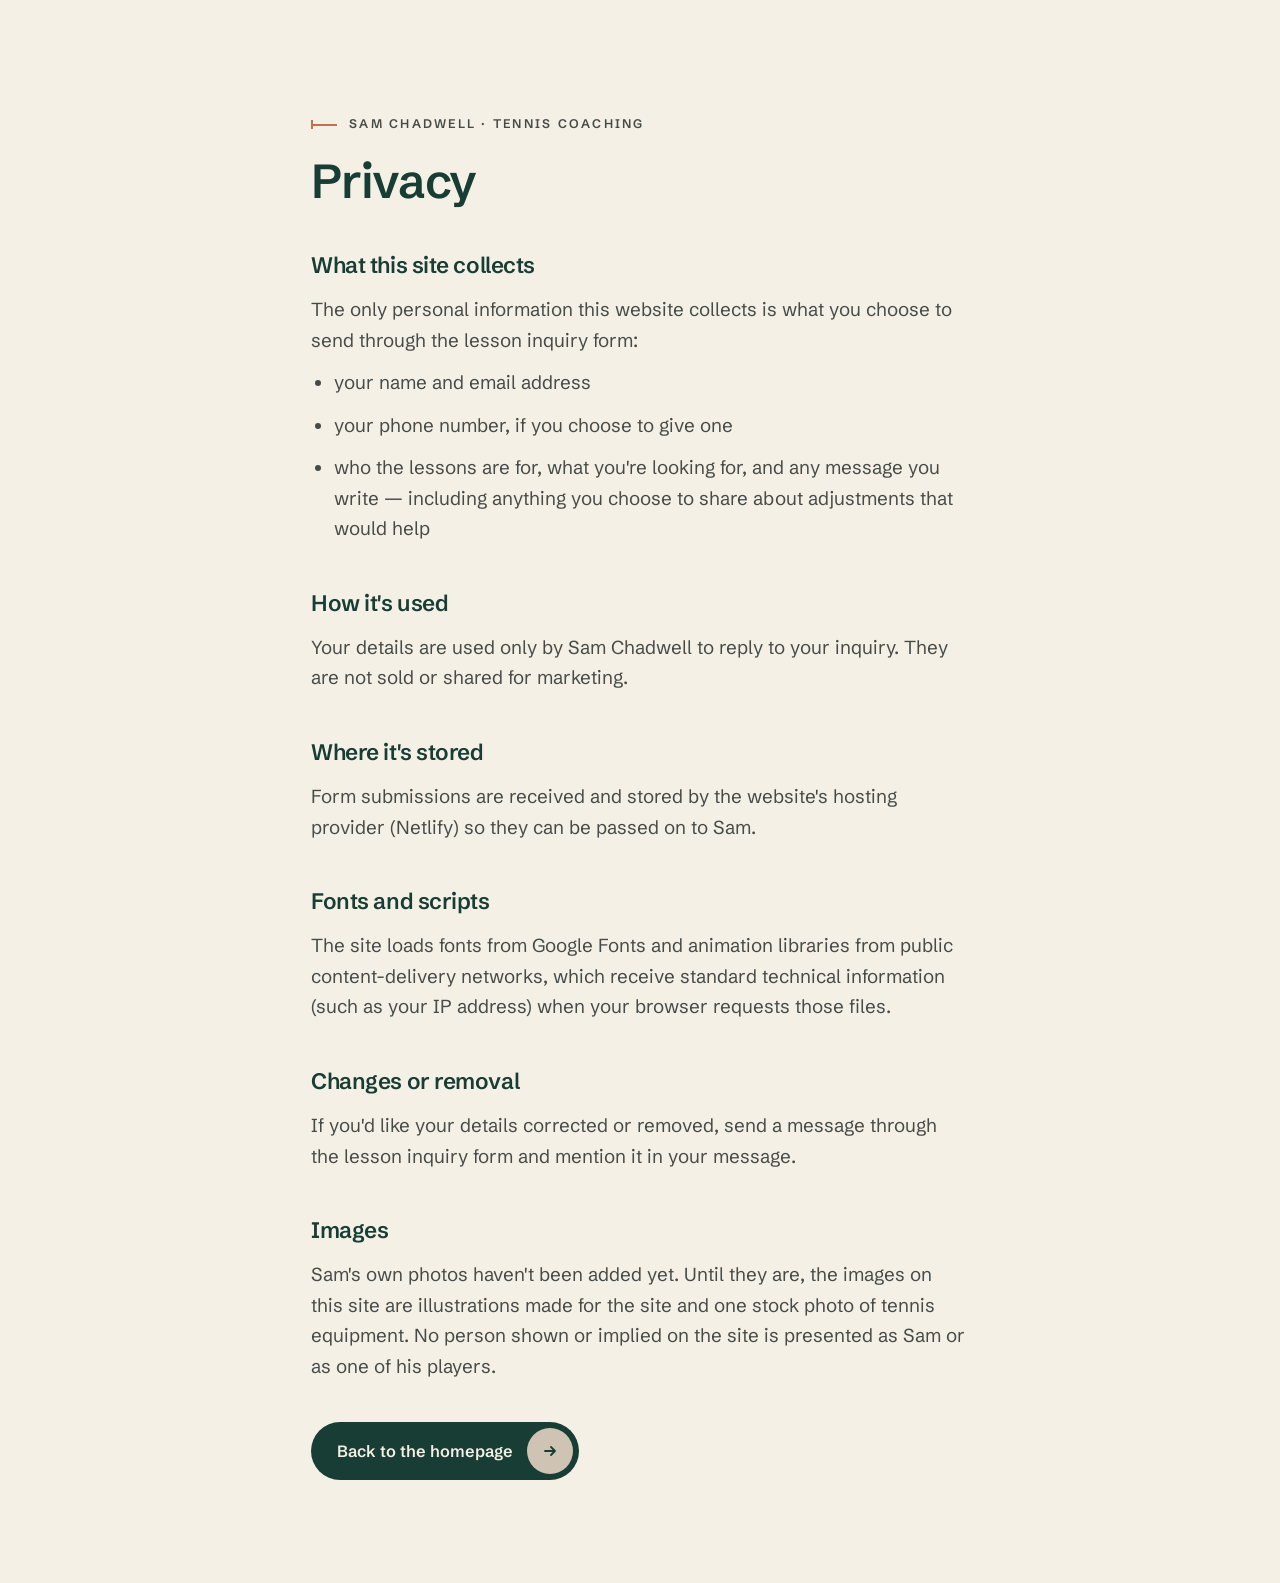
<file: chadwell/privacy.html>
<!doctype html>
<html lang="en">
<head>
<meta charset="utf-8">
<meta name="viewport" content="width=device-width, initial-scale=1">
<title>Privacy | Sam Chadwell — Tennis Coaching</title>
<meta name="description" content="How information sent through Sam Chadwell's lesson inquiry form is used.">
<meta name="theme-color" content="#173D35">
<link rel="icon" href="data:image/svg+xml,%3Csvg xmlns='http://www.w3.org/2000/svg' viewBox='0 0 48 48'%3E%3Crect width='48' height='48' rx='11' fill='%23173D35'/%3E%3Cpath d='M37 13.1A17 17 0 1 0 37 34.9' fill='none' stroke='%23F5F0E6' stroke-width='2.4' stroke-linecap='round'/%3E%3Cpath d='M17.6 31C20.4 34.2 29.6 34 29.6 28.8C29.6 23 19 24.6 19 19.4C19 14.2 28.4 14.6 30 17.2' fill='none' stroke='%23F5F0E6' stroke-width='3.4' stroke-linecap='round'/%3E%3Ccircle cx='37' cy='13.1' r='4' fill='%23D8E54B'/%3E%3C/svg%3E">
<link rel="preconnect" href="https://fonts.googleapis.com">
<link rel="preconnect" href="https://fonts.gstatic.com" crossorigin>
<link rel="stylesheet" href="https://fonts.googleapis.com/css2?family=Schibsted+Grotesk:wght@400;500;600;700&amp;family=Source+Serif+4:ital,opsz,wght@0,8..60,400;0,8..60,500;1,8..60,400&amp;display=swap">
<link rel="stylesheet" href="styles.css">
<style>
  .page { min-height: 100vh; padding: clamp(48px, 8vw, 120px) 0; background: var(--bg); }
  .page__inner { max-width: 760px; }
  .page h2 { margin-top: 40px; font-size: 1.4rem; font-weight: 600; letter-spacing: -.02em; color: var(--ink); }
  .page p, .page li { margin-top: 12px; color: var(--ink-2); }
  .page ul { margin-top: 8px; padding-left: 1.2em; list-style: disc; }
  .page .btn { margin-top: 40px; }
</style>
</head>
<body>
<main class="page">
  <div class="wrap page__inner">
    <p class="eyebrow">Sam Chadwell · Tennis Coaching</p>
    <h1 class="h2">Privacy</h1>
    <!-- General notice — review with Sam before launch, and add a direct contact method once confirmed. -->
    <h2>What this site collects</h2>
    <p>The only personal information this website collects is what you choose to send through the lesson inquiry form:</p>
    <ul>
      <li>your name and email address</li>
      <li>your phone number, if you choose to give one</li>
      <li>who the lessons are for, what you're looking for, and any message you write — including anything you choose to share about adjustments that would help</li>
    </ul>
    <h2>How it's used</h2>
    <p>Your details are used only by Sam Chadwell to reply to your inquiry. They are not sold or shared for marketing.</p>
    <h2>Where it's stored</h2>
    <p>Form submissions are received and stored by the website's hosting provider (Netlify) so they can be passed on to Sam.</p>
    <h2>Fonts and scripts</h2>
    <p>The site loads fonts from Google Fonts and animation libraries from public content-delivery networks, which receive standard technical information (such as your IP address) when your browser requests those files.</p>
    <h2>Changes or removal</h2>
    <p>If you'd like your details corrected or removed, send a message through the lesson inquiry form and mention it in your message.</p>
    <h2>Images</h2>
    <p>Sam's own photos haven't been added yet. Until they are, the images on this site are illustrations made for the site and one stock photo of tennis equipment. No person shown or implied on the site is presented as Sam or as one of his players.</p>
    <a class="btn btn--dark" href="/">
      <span>Back to the homepage</span><span class="btn__ic" aria-hidden="true"><svg viewBox="0 0 16 16"><path d="M3 8h10M9 4l4 4-4 4"/></svg></span>
    </a>
  </div>
</main>
</body>
</html>
</file>
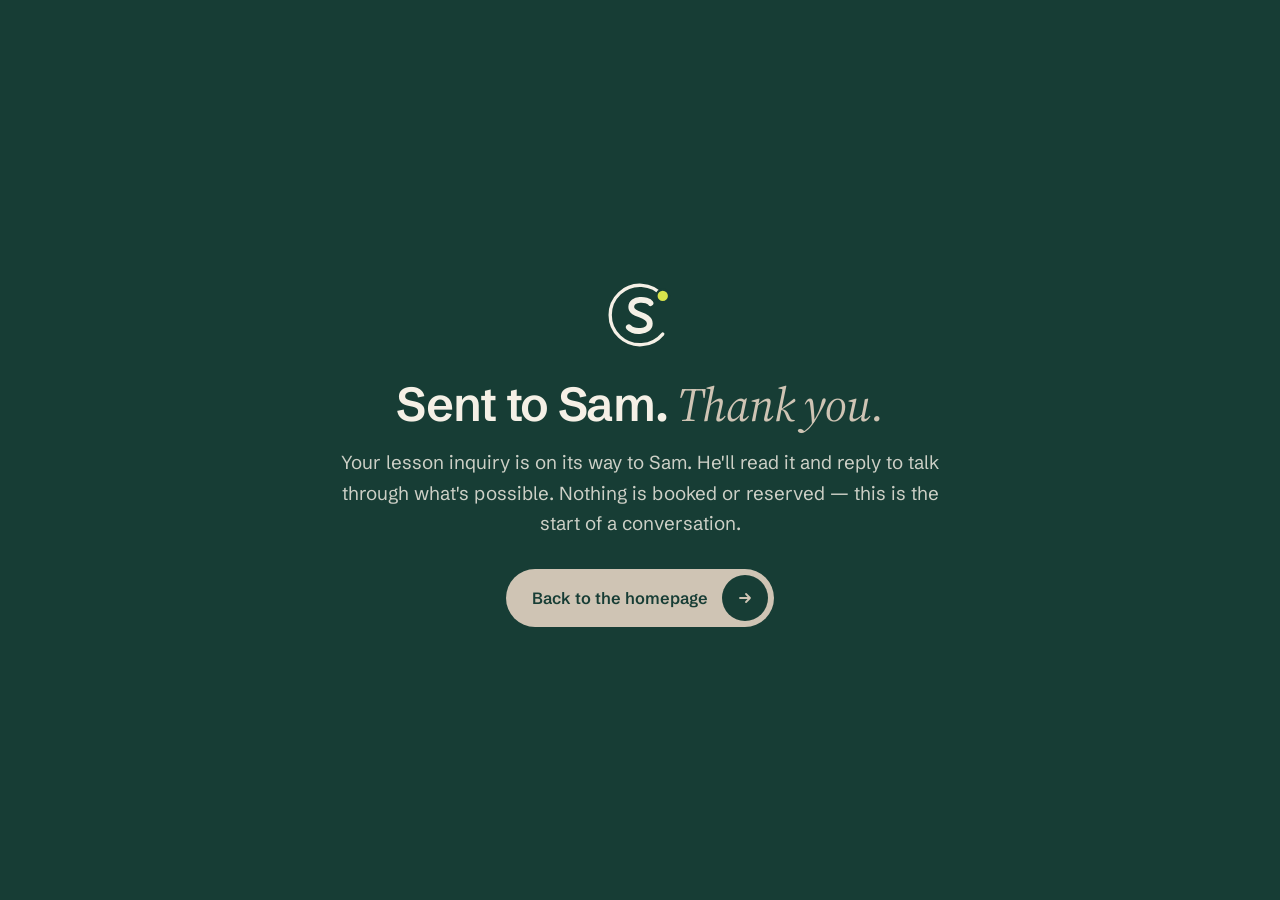
<file: chadwell/thank-you.html>
<!doctype html>
<html lang="en">
<head>
<meta charset="utf-8">
<meta name="viewport" content="width=device-width, initial-scale=1">
<title>Message sent | Sam Chadwell — Tennis Coaching</title>
<meta name="robots" content="noindex">
<meta name="theme-color" content="#173D35">
<link rel="icon" href="data:image/svg+xml,%3Csvg xmlns='http://www.w3.org/2000/svg' viewBox='0 0 48 48'%3E%3Crect width='48' height='48' rx='11' fill='%23173D35'/%3E%3Cpath d='M37 13.1A17 17 0 1 0 37 34.9' fill='none' stroke='%23F5F0E6' stroke-width='2.4' stroke-linecap='round'/%3E%3Cpath d='M17.6 31C20.4 34.2 29.6 34 29.6 28.8C29.6 23 19 24.6 19 19.4C19 14.2 28.4 14.6 30 17.2' fill='none' stroke='%23F5F0E6' stroke-width='3.4' stroke-linecap='round'/%3E%3Ccircle cx='37' cy='13.1' r='4' fill='%23D8E54B'/%3E%3C/svg%3E">
<link rel="preconnect" href="https://fonts.googleapis.com">
<link rel="preconnect" href="https://fonts.gstatic.com" crossorigin>
<link rel="stylesheet" href="https://fonts.googleapis.com/css2?family=Schibsted+Grotesk:wght@400;500;600;700&amp;family=Source+Serif+4:ital,opsz,wght@0,8..60,400;0,8..60,500;1,8..60,400&amp;display=swap">
<link rel="stylesheet" href="styles.css">
<style>
  .page { min-height: 100vh; display: grid; place-items: center; padding: 40px 20px; background: var(--ink); color: var(--on-dark); text-align: center; --mk-line: var(--on-dark); --mk-s: var(--on-dark); --mk-ring: var(--ink); }
  .page__inner { width: 100%; max-width: 640px; min-width: 0; }
  .page__mark { width: 84px; height: 84px; margin: 0 auto; overflow: visible; }
  .page .h2 { margin-top: 22px; }
  .page p { margin-top: 18px; color: var(--on-dark-2); }
  .page .btn { margin-top: 30px; }
</style>
</head>
<body>
<main class="page">
  <div class="page__inner">
    <svg class="page__mark" viewBox="0 0 48 48" aria-hidden="true"><path class="mk-c" d="M37 13.1A17 17 0 1 0 37 34.9"/><path class="mk-s" d="M17.6 31C20.4 34.2 29.6 34 29.6 28.8C29.6 23 19 24.6 19 19.4C19 14.2 28.4 14.6 30 17.2"/><circle class="mk-b" cx="37" cy="13.1" r="3.6"/></svg>
    <h1 class="h2 h2--light">Sent to Sam. <em>Thank you.</em></h1>
    <p>Your lesson inquiry is on its way to Sam. He'll read it and reply to talk through what's possible. Nothing is booked or reserved — this is the start of a conversation.</p>
    <a class="btn btn--sand" href="/">
      <span>Back to the homepage</span><span class="btn__ic" aria-hidden="true"><svg viewBox="0 0 16 16"><path d="M3 8h10M9 4l4 4-4 4"/></svg></span>
    </a>
  </div>
</main>
</body>
</html>
</file>
<file: chadwell/styles.css>
/* ==========================================================================
   SAM CHADWELL — TENNIS COACHING · SAN ANTONIO, TEXAS
   38 years. One game. Every player.
   Built on the existing site framework (nav, menu, About card, story
   timeline, split-flap board, path selector, three-step inquiry, footer,
   gallery panels kept for later). The inclusive-tennis section is new.
   Idea: THE COURT LINE — one tennis line runs through the page: the hero's
   baseline and ball path → the 38-year timeline → the path selector → the
   inclusive line that adapts → the inquiry progress line.
   Palette (approx. share): warm ivory #F5F0E6 (35%) · deep tennis green
            #173D35 (25%) · heritage navy #22364A (15%) · warm stone #CFC4B4
            (10%) · soft sage #9EAE9D (7%) · clay #C66F4E (5%, deepened to
            #A4532F wherever it carries text) · tennis-ball yellow #D8E54B
            (3%, ball details and small accents only) · charcoal #252B2A text
   Type:    Schibsted Grotesk (nav, labels, CTAs, lesson information,
            headings) · Source Serif 4 (quotes, philosophy, the 38-year story,
            the inclusive message, accents)
   ========================================================================== */

:root {
  --bg: #F5F0E6;          /* warm ivory — main background */
  --bg-2: #EDE6D9;        /* ivory toward stone — quiet surface */
  --stone: #CFC4B4;       /* warm stone */
  --stone-deep: #B3A691;
  --card: #FBF8F1;
  --ink: #173D35;         /* deep tennis green — brand anchor, headings, dark sections */
  --ink-deep: #0F2B25;
  --green-2: #21503F;
  --court: #2E6455;       /* hard-court surface on green */
  --court-2: #3A7262;
  --navy: #22364A;        /* heritage navy — secondary dark */
  --navy-deep: #172636;
  --navy-2: #2C445B;
  --text: #252B2A;        /* charcoal — body text */
  --ink-2: rgba(37,43,42,.84);
  --ink-3: rgba(37,43,42,.74);
  --line: rgba(23,61,53,.15);
  --sage: #9EAE9D;        /* soft sage — labels on dark, quiet fills */
  --sage-deep: #55695A;   /* sage deepened for small text on ivory (AA) */
  --accent: #2F6B5A;      /* court green — interaction on ivory */
  --accent-deep: #173D35;
  --cta: #C66F4E;         /* clay — decorative rules, dots, fills */
  --cta-btn: #A4532F;     /* clay deepened so ivory button text passes AA (4.8:1) */
  --cta-deep: #A4532F;    /* clay for text on ivory (AA) */
  --clay-court: #B9654A;
  --hi: #D8E54B;          /* tennis-ball yellow — small details only */
  --hi-deep: #B6C232;
  --grey: #E2DACB;
  --charcoal: #252B2A;
  --on-dark: #F5F0E6;
  --on-dark-2: rgba(245,240,230,.82);
  --line-dark: rgba(245,240,230,.17);
  --error: #A8302A;
  /* a tennis ball: optic yellow felt with its two white seams */
  --ball: radial-gradient(70% 70% at -45% 50%, transparent 0 91%, rgba(255,255,255,.92) 92% 100%, transparent 100%), radial-gradient(70% 70% at 145% 50%, transparent 0 91%, rgba(255,255,255,.92) 92% 100%, transparent 100%), radial-gradient(circle at 34% 28%, #EEF59A, #D8E54B 52%, #AEBB2E);

  --f-sans: "Schibsted Grotesk", "Helvetica Neue", Arial, sans-serif;
  --f-display: "Schibsted Grotesk", "Helvetica Neue", Arial, sans-serif;
  --f-serif: "Source Serif 4", Georgia, "Times New Roman", serif;

  --max: 1560px;
  --gutter: clamp(16px, 4vw, 64px);
  --nav-h: 120px;
  --r-lg: 26px;
  --r-md: 18px;
  --ease: cubic-bezier(.2, .75, .15, 1);
  --shadow: 0 1px 2px rgba(15,43,37,.05), 0 12px 40px rgba(15,43,37,.09);
}

/* ---------- Base ---------- */
*, *::before, *::after { box-sizing: border-box; }
html { -webkit-text-size-adjust: 100%; scroll-behavior: smooth; }
html.lenis, html.lenis body { height: auto; }
html.lenis { scroll-behavior: auto !important; } /* CSS smooth-scroll fights Lenis and cancels keyboard/focus scrolling */
.lenis.lenis-stopped { overflow: hidden; }
@media (prefers-reduced-motion: reduce) { html { scroll-behavior: auto; } }

body { margin: 0; background: var(--bg); color: var(--text); font-family: var(--f-sans); font-size: clamp(1.0625rem, 1rem + .22vw, 1.1875rem); line-height: 1.62; -webkit-font-smoothing: antialiased; overflow-x: hidden; }
img, svg, video, canvas { display: block; max-width: 100%; }
a { color: inherit; text-decoration: none; }
button { font: inherit; color: inherit; background: none; border: 0; padding: 0; cursor: pointer; }
ul, ol { margin: 0; padding: 0; list-style: none; }
h1, h2, h3, p, figure { margin: 0; }
fieldset { margin: 0; padding: 0; border: 0; min-width: 0; }
::selection { background: var(--hi); color: var(--ink); }
:focus-visible { outline: 3px solid var(--accent); outline-offset: 3px; border-radius: 4px; }
.footer :focus-visible, .menu :focus-visible, .jr :focus-visible, .rq__head :focus-visible, .sb :focus-visible, .ia__fig :focus-visible { outline-color: var(--hi); }
.sr-only { position: absolute !important; width: 1px; height: 1px; padding: 0; margin: -1px; overflow: hidden; clip: rect(0 0 0 0); white-space: nowrap; border: 0; }
.skip { position: fixed; left: 16px; top: -60px; z-index: 300; padding: 12px 18px; border-radius: 999px; background: var(--ink); color: var(--on-dark); font-weight: 600; transition: top .2s; }
.skip:focus { top: 16px; }
.wrap { width: 100%; max-width: var(--max); margin-inline: auto; padding-inline: var(--gutter); }

/* ---------- Type ---------- */
em { font-family: var(--f-serif); font-style: italic; font-weight: 400; letter-spacing: -.01em; }
.eyebrow { display: inline-flex; align-items: center; gap: 12px; font-size: .78rem; font-weight: 600; letter-spacing: .18em; text-transform: uppercase; color: var(--ink-2); }
/* a short court line with an end tick */
.eyebrow::before { content: ""; width: 26px; height: 9px; border-left: 2px solid var(--cta); background: linear-gradient(var(--cta), var(--cta)) left center / 100% 2px no-repeat; }
.eyebrow--light::before { border-color: var(--hi); background-image: linear-gradient(var(--hi), var(--hi)); }
.eyebrow--light { color: var(--on-dark-2); }
.h2 { margin-top: 18px; font-family: var(--f-display); font-weight: 600; font-size: clamp(2.05rem, 1.3rem + 2.1vw, 3.4rem); line-height: 1.06; letter-spacing: -.028em; color: var(--ink); text-wrap: balance; }
.h2 em { color: var(--cta-deep); font-weight: 400; letter-spacing: -.02em; }
.h2--light { color: var(--on-dark); }
.h2--light em { color: var(--stone); }

/* ---------- Buttons & links ---------- */
/* Every button carries a fill that sweeps in on hover */
.btn { position: relative; isolation: isolate; overflow: hidden; white-space: nowrap; display: inline-flex; align-items: center; gap: 14px; min-height: 58px; padding: 6px 6px 6px 26px; border-radius: 999px; font-weight: 600; font-size: 1.02rem; letter-spacing: 0; transition: color .35s, box-shadow .3s; will-change: transform; }
.btn::before { content: ""; position: absolute; inset: 0; z-index: -1; border-radius: inherit; background: var(--fill, var(--ink)); transform: translateX(-101%); transition: transform .6s var(--ease); }
.btn:hover::before, .btn:focus-visible::before { transform: none; }
.btn__ic { display: grid; place-items: center; width: 46px; height: 46px; flex: none; border-radius: 50%; overflow: hidden; transition: background-color .35s, color .35s; }
.btn__ic svg { width: 16px; height: 16px; fill: none; stroke: currentColor; stroke-width: 1.8; stroke-linecap: round; stroke-linejoin: round; }
.btn:hover .btn__ic svg, .btn:focus-visible .btn__ic svg { animation: arrow .55s var(--ease); }
@keyframes arrow { 0% { transform: none; } 45% { transform: translateX(22px); } 46% { transform: translateX(-22px); } 100% { transform: none; } }
/* clay for the main ask (deepened for AA), green for steady actions, stone for asks on dark */
.btn--cta { background: var(--cta-btn); color: var(--on-dark); --fill: var(--ink); }
.btn--cta .btn__ic { background: rgba(245,240,230,.16); color: var(--on-dark); }
.btn--cta:hover, .btn--cta:focus-visible { color: var(--on-dark); box-shadow: 0 12px 30px rgba(164,83,47,.3); }
.btn--cta:hover .btn__ic, .btn--cta:focus-visible .btn__ic { background: var(--hi); color: var(--ink); }
.btn--dark { background: var(--ink); color: var(--on-dark); --fill: var(--navy); }
.btn--dark .btn__ic { background: var(--stone); color: var(--ink); }
.btn--dark:hover, .btn--dark:focus-visible { box-shadow: 0 12px 30px rgba(15,43,37,.3); }
.btn--dark:hover .btn__ic, .btn--dark:focus-visible .btn__ic { background: var(--hi); }
.btn--line { color: var(--ink); box-shadow: inset 0 0 0 1.5px rgba(23,61,53,.3); --fill: var(--ink); }
.btn--line .btn__ic { background: rgba(23,61,53,.08); }
.btn--line:hover, .btn--line:focus-visible { color: var(--on-dark); }
.btn--line:hover .btn__ic, .btn--line:focus-visible .btn__ic { background: var(--stone); color: var(--ink); }
.btn--ghost { color: var(--on-dark); box-shadow: inset 0 0 0 1.5px var(--line-dark); --fill: var(--green-2); }
.btn--ghost .btn__ic { background: rgba(245,240,230,.1); }
.btn--ghost:hover .btn__ic, .btn--ghost:focus-visible .btn__ic { background: var(--stone); color: var(--ink); }
.btn--sand { background: var(--stone); color: var(--ink); --fill: var(--bg); }
.btn--sand .btn__ic { background: var(--ink); color: var(--stone); }
.btn--sand:hover, .btn--sand:focus-visible { color: var(--ink); box-shadow: 0 12px 30px rgba(0,0,0,.25); }
.btn--sm { min-height: 46px; padding: 4px 4px 4px 20px; font-size: .92rem; gap: 10px; }
.btn--sm .btn__ic { width: 38px; height: 38px; }
.btn--block { width: 100%; justify-content: space-between; }
.btn:disabled { opacity: .6; cursor: progress; }
.btn.is-swap > span:first-child { animation: btnSwap .5s var(--ease); }
@keyframes btnSwap { from { opacity: 0; transform: translateY(60%); } }
.textlink { position: relative; display: inline-flex; align-items: center; gap: 8px; min-height: 44px; font-weight: 600; padding-block: 6px; }
.textlink::after { content: "→"; transition: transform .35s var(--ease); }
.textlink::before { content: ""; position: absolute; left: 0; right: 1.4em; bottom: 8px; height: 1.5px; background: currentColor; transform-origin: right; transition: transform .45s var(--ease); }
.textlink:hover::after { transform: translateX(4px); }
.textlink:hover::before { transform: scaleX(0); }
.ulink { position: relative; display: inline-block; padding-block: 2px; text-decoration: underline; text-decoration-thickness: 1px; text-underline-offset: 3px; }
.ulink:hover, .ulink:focus-visible { text-decoration-thickness: 2px; }

/* ---------- Media slots ----------
   Every image sits in a .media frame. If an image is missing (see the image
   list at the top of index.html), the frame shows a quiet, on-brand
   placeholder: deep green, a soft sage glow, the outlined SC and a small
   label saying which image belongs there. */
.media { position: relative; overflow: hidden; background: radial-gradient(60% 50% at 78% 18%, rgba(158,174,157,.3), transparent 70%), radial-gradient(50% 40% at 10% 100%, rgba(198,111,78,.18), transparent 70%), linear-gradient(160deg, var(--green-2), var(--ink) 60%, var(--ink-deep)); }
.media::before { content: "SC"; position: absolute; left: 50%; top: 46%; z-index: 0; transform: translate(-50%, -50%); font-family: var(--f-serif); font-style: italic; font-weight: 400; font-size: clamp(4rem, 9vw, 9rem); line-height: 1; letter-spacing: -.02em; color: transparent; -webkit-text-stroke: 1px rgba(158,174,157,.4); pointer-events: none; }
.media img { position: absolute; inset: 0; width: 100%; height: 100%; object-fit: cover; z-index: 1; transition: transform 1.2s var(--ease); }
.media.is-empty::after { content: attr(data-ph); position: absolute; inset: auto auto 14px 14px; z-index: 2; width: fit-content; max-width: calc(100% - 28px); padding: 7px 11px; border-radius: 10px; background: rgba(245,240,230,.12); border: 1px solid rgba(245,240,230,.2); color: var(--on-dark-2); font-size: .66rem; font-weight: 600; letter-spacing: .1em; line-height: 1.4; text-transform: uppercase; -webkit-backdrop-filter: blur(6px); backdrop-filter: blur(6px); }

/* ---------- Icons (inquiry cards) ---------- */
.sic { width: 24px; height: 24px; flex: none; fill: none; stroke: currentColor; stroke-width: 1.6; stroke-linecap: round; stroke-linejoin: round; }

/* ---------- Cursor (desktop only) ---------- */
.cursor { position: fixed; left: 0; top: 0; z-index: 400; pointer-events: none; display: none; }
.has-cursor .cursor { display: block; }
.cursor__dot { position: absolute; left: 0; top: 0; width: 12px; height: 12px; margin: -6px 0 0 -6px; border-radius: 50%; background: var(--ink); box-shadow: 0 0 0 2px rgba(245,240,230,.7); transition: width .35s var(--ease), height .35s var(--ease), margin .35s var(--ease), opacity .2s, background-color .3s; }
.cursor__label { position: absolute; left: 0; top: 0; transform: translate(-50%, -50%); font-size: .78rem; font-weight: 700; letter-spacing: .12em; text-transform: uppercase; color: var(--ink); opacity: 0; transition: opacity .2s; white-space: nowrap; }
.cursor.is-label .cursor__dot { width: 84px; height: 84px; margin: -42px 0 0 -42px; background: var(--stone); box-shadow: none; }
.cursor.is-label .cursor__label { opacity: 1; transition-delay: .08s; }
.cursor.is-hover .cursor__dot { width: 40px; height: 40px; margin: -20px 0 0 -20px; background: rgba(47,107,90,.28); }
.cursor.is-hidden .cursor__dot, .cursor.is-hidden .cursor__label { opacity: 0; }

/* ==========================================================================
   HEADER — a quiet fact strip + floating bar
   ========================================================================== */
.nav { position: fixed; top: 0; left: 0; right: 0; z-index: 60; pointer-events: none; transition: transform .6s var(--ease); }
.nav.is-solid { transform: translateY(-34px); }                   /* the strip slides away, the bar stays */
.nav.is-hidden { transform: translateY(calc(-100% - 12px)); }
/* a still strip (no marquee: auto-moving text needs a pause control) */
.nav__ticker { height: 34px; display: flex; align-items: center; justify-content: center; overflow: hidden; padding-inline: var(--gutter); background: var(--ink); color: var(--on-dark); font-size: .78rem; font-weight: 500; letter-spacing: .04em; pointer-events: auto; }
.nav__ticker-track { display: flex; align-items: center; gap: 18px; min-width: 0; white-space: nowrap; }
.nav__ticker-track i { width: 6px; height: 6px; flex: none; border-radius: 50%; background: var(--hi); }
.nav__barwrap { padding: 10px var(--gutter) 0; }
.nav__bar {
  position: relative; pointer-events: auto; max-width: calc(var(--max) - var(--gutter) * 2); margin-inline: auto;
  display: flex; align-items: center; justify-content: space-between; gap: 20px;
  height: 70px; padding: 0 9px 0 10px; border-radius: 999px;
  background: rgba(245,240,230,.8); border: 1px solid rgba(255,255,255,.9);
  -webkit-backdrop-filter: blur(16px) saturate(1.3); backdrop-filter: blur(16px) saturate(1.3);
  box-shadow: 0 1px 0 rgba(23,61,53,.04), 0 12px 40px rgba(23,61,53,.09);
  transition: height .45s var(--ease), background-color .3s, box-shadow .3s;
}
.nav.is-solid .nav__bar { height: 62px; background: rgba(245,240,230,.95); box-shadow: 0 1px 0 rgba(23,61,53,.05), 0 16px 50px rgba(23,61,53,.12); }
.nav__progress { position: absolute; left: 34px; right: 34px; bottom: -1px; height: 2px; border-radius: 2px; overflow: hidden; pointer-events: none; }
.nav__progress i { position: absolute; inset: 0; background: linear-gradient(90deg, var(--ink), var(--accent)); transform-origin: left; transform: scaleX(var(--prog, 0)); }

/* ---------- Identity — SAM CHADWELL · TENNIS COACHING, with the SC mark ----------
   The mark is free-standing line work (no disc, shield or badge): the C is a
   court arc, the S follows a ball's trajectory, and a small yellow ball sits
   on the C's open end. Motion (main.js): the court line draws, the ball
   travels the S once, SC resolves and rests; it repeats a few times at
   seven-second intervals, then stays still (hover or focus replays it). */
.mk-c, .mk-s, .mk-route { fill: none; stroke-linecap: round; stroke-linejoin: round; }
.mk-c { stroke: var(--mk-line, var(--ink)); stroke-width: 1.9; }
.mk-s { stroke: var(--mk-s, var(--ink)); stroke-width: 3.3; }
.mk-route { stroke: none; }
.mk-b { fill: var(--hi); stroke: var(--mk-ring, var(--ink)); stroke-width: 1.3; }
.logo { display: inline-flex; align-items: center; gap: 10px; flex: none; min-height: 54px; padding: 4px 16px 4px 4px; border-radius: 999px; transition: background-color .3s; }
.logo:hover, .logo:focus-visible { background: rgba(23,61,53,.06); }
.logo__mark { width: 48px; height: 48px; flex: none; overflow: visible; }
.logo__mark .mk-c, .logo__mark .mk-s { stroke-dasharray: 1; stroke-dashoffset: 0; }
.logo__txt { position: relative; display: grid; gap: 4px; line-height: 1; }
.logo__txt b { font-family: var(--f-display); font-size: 1rem; font-weight: 700; letter-spacing: .16em; text-transform: uppercase; white-space: nowrap; color: var(--ink); }
.logo__txt small { font-size: .6rem; font-weight: 600; letter-spacing: .26em; text-transform: uppercase; white-space: nowrap; color: var(--cta-deep); }
.logo__txt::after { content: ""; position: absolute; left: 0; right: 0; bottom: -6px; height: 1.5px; background: var(--ink); transform: scaleX(0); transform-origin: left; transition: transform .5s var(--ease); }
.logo:hover .logo__txt::after, .logo:focus-visible .logo__txt::after { transform: scaleX(1); }

/* Links: a court line (with end ticks) slides to the hovered link */
.nav__links { position: relative; display: flex; align-items: center; gap: 2px; padding: 5px; border-radius: 999px; }
.nav__links a { position: relative; z-index: 1; padding: 9px 15px; border-radius: 999px; font-weight: 500; font-size: .95rem; white-space: nowrap; transition: color .3s; }
.nav__links a:hover { color: var(--accent); }
.nav__links a.is-active::after { content: ""; position: absolute; left: 50%; top: 3px; width: 6px; height: 6px; margin-left: -3px; border-radius: 50%; background: var(--ball); box-shadow: 0 0 0 1px rgba(23,61,53,.35); }
.nav__pill { position: absolute; z-index: 0; bottom: 6px; left: 0; width: 0; height: 2px; background: var(--ink); opacity: 0; transition: transform .45s var(--ease), width .45s var(--ease), opacity .25s; }
.nav__pill::before, .nav__pill::after { content: ""; position: absolute; top: -3px; width: 2px; height: 8px; background: var(--ink); }
.nav__pill::before { left: 0; }
.nav__pill::after { right: 0; }
.roll { position: relative; display: inline-block; overflow: hidden; vertical-align: top; }
.roll > span { display: inline-block; transition: transform .5s var(--ease); }
.roll::after { content: attr(data-text); position: absolute; left: 0; top: 100%; white-space: nowrap; transition: transform .5s var(--ease); }
a:hover > .roll > span, a:focus-visible > .roll > span, a:hover > .roll::after, a:focus-visible > .roll::after { transform: translateY(-100%); }

.nav__right { display: flex; align-items: center; gap: 10px; }
.nav__menu { display: inline-flex; align-items: center; gap: 10px; height: 46px; padding: 0 5px 0 18px; border-radius: 999px; background: var(--ink); color: var(--on-dark); font-weight: 600; font-size: .92rem; transition: background-color .3s; }
.nav__menu:hover { background: var(--navy); }
.nav__menu-ic { position: relative; width: 36px; height: 36px; border-radius: 50%; background: rgba(245,240,230,.12); transition: background-color .35s, color .35s, transform .5s var(--ease); }
.nav__menu-ic i { position: absolute; left: 10px; right: 10px; height: 1.8px; border-radius: 2px; background: currentColor; transition: transform .45s var(--ease), top .45s var(--ease), left .45s var(--ease); }
.nav__menu-ic i:first-child { top: 14px; }
.nav__menu-ic i:last-child { top: 20px; left: 14px; }
.nav__menu:hover .nav__menu-ic i:last-child { left: 10px; }
.nav__menu[aria-expanded="true"] .nav__menu-ic { background: var(--hi); color: var(--ink); transform: rotate(90deg); }
.nav__menu[aria-expanded="true"] .nav__menu-ic i { top: 17px; left: 10px; }
.nav__menu[aria-expanded="true"] .nav__menu-ic i:first-child { transform: rotate(45deg); }
.nav__menu[aria-expanded="true"] .nav__menu-ic i:last-child { transform: rotate(-45deg); }

/* Full-screen menu — grows out of the Menu button */
.menu { position: fixed; inset: 0; z-index: 55; overflow-x: hidden; overflow-y: auto; scrollbar-width: none; -ms-overflow-style: none; background: var(--ink); color: var(--on-dark); visibility: hidden; clip-path: circle(0px at var(--mx, 92%) var(--my, 80px)); transition: clip-path .75s var(--ease), visibility 0s .75s; }
.menu.is-open { visibility: visible; clip-path: circle(160vmax at var(--mx, 92%) var(--my, 80px)); transition: clip-path .95s var(--ease); }
.menu::-webkit-scrollbar { display: none; }
.menu::before { content: ""; position: absolute; inset: 0; pointer-events: none; background: radial-gradient(50% 50% at 80% 20%, rgba(34,54,74,.6), transparent 70%), radial-gradient(40% 40% at 10% 90%, rgba(198,111,78,.12), transparent 70%); }
.menu__art { position: absolute; right: -12vw; top: 50%; width: min(1100px, 90vw); transform: translateY(-50%) rotate(-10deg); opacity: .09; pointer-events: none; }
.menu__art * { fill: none; stroke: var(--on-dark); stroke-width: 1.4; }
.menu__inner { position: relative; min-height: 100%; max-width: var(--max); display: grid; grid-template-columns: minmax(0, 1.5fr) minmax(0, 1fr); gap: clamp(32px, 6vw, 110px); align-items: center; padding-top: calc(var(--nav-h) + 16px); padding-bottom: 32px; }
.menu__k { font-size: .78rem; font-weight: 600; letter-spacing: .14em; text-transform: uppercase; color: var(--on-dark-2); margin-bottom: 12px; }
.menu__links li { overflow: hidden; border-bottom: 1px solid var(--line-dark); }
.menu__links a { position: relative; display: flex; align-items: baseline; gap: clamp(14px, 2vw, 28px); padding: .14em 0; font-family: var(--f-display); font-weight: 600; font-size: clamp(1.5rem, min(1rem + 2vw, 5vh), 3rem); line-height: 1.14; letter-spacing: -.02em; transform: translateY(100%); transition: transform .8s var(--ease), color .3s; }
.menu.is-open .menu__links a { transform: none; transition-delay: calc(.25s + var(--i, 0) * .05s), 0s; }
.menu__links a::after { content: "↗"; margin-left: auto; font-size: .45em; font-weight: 500; opacity: 0; transform: translate(-10px, 10px); transition: opacity .3s, transform .45s var(--ease); }
.menu__links a:hover, .menu__links a:focus-visible { color: var(--stone); }
.menu__links a:hover::after, .menu__links a:focus-visible::after { opacity: 1; transform: none; }
.menu__n { flex: none; width: 2.4em; font-size: .3em; font-weight: 600; letter-spacing: .04em; color: var(--hi); transform: translateY(-1.2em); }
.menu__card { justify-self: end; width: 100%; max-width: 420px; padding: 16px; border-radius: 26px; background: rgba(245,240,230,.06); border: 1px solid var(--line-dark); opacity: 0; transform: translateY(40px) rotate(2deg); transition: opacity .6s, transform .9s var(--ease); }
.menu.is-open .menu__card { opacity: 1; transform: rotate(-1deg); transition-delay: .45s; }
.menu__map { width: 100%; height: auto; max-height: 26vh; border-radius: 16px; background: rgba(245,240,230,.04); }
.menu__map path, .menu__map rect { fill: none; stroke: rgba(245,240,230,.24); stroke-width: 1.2; }
.menu__map .menu__arc { stroke: var(--hi); stroke-width: 2; stroke-dasharray: 3 6; stroke-linecap: round; }
.menu__map .menu__p { fill: var(--sage); }
.menu__map .menu__c { fill: var(--hi); stroke: var(--on-dark); stroke-width: 3; }
.menu__map text { font-family: var(--f-display); font-size: 11px; font-weight: 600; letter-spacing: .14em; text-transform: uppercase; fill: rgba(245,240,230,.7); }
.menu__name { margin: 16px 6px 0; font-family: var(--f-display); font-size: 1.7rem; font-weight: 600; letter-spacing: -.02em; }
.menu__role { margin: 2px 6px 0; font-size: .92rem; color: var(--on-dark-2); }
.menu__facts { display: grid; grid-template-columns: repeat(3, 1fr); gap: 8px; margin: 16px 0; }
.menu__facts li { padding: 12px; border-radius: 14px; background: rgba(245,240,230,.06); }
.menu__facts b { display: block; font-family: var(--f-serif); font-size: 1.6rem; font-weight: 500; letter-spacing: -.02em; color: var(--hi); }
.menu__facts span { font-size: .8rem; line-height: 1.3; color: var(--on-dark-2); }
.menu__foot { display: flex; flex-wrap: wrap; align-items: center; gap: 8px 12px; margin: 16px 6px 4px; font-size: .92rem; font-weight: 500; color: var(--on-dark-2); }
.menu__foot i { width: 6px; height: 6px; border-radius: 50%; background: var(--hi); }

/* ---------- Section seams: one fine court line runs from section to section ---------- */
.seam { display: flex; flex-direction: column; align-items: center; gap: 12px; margin: 0 auto clamp(40px, 5vw, 64px); color: var(--ink); }
.seam__line { position: relative; width: 2px; height: clamp(56px, 7vw, 104px); background: currentColor; opacity: .3; transform-origin: top; transition: transform 1.2s var(--ease); }
.seam__line::after { content: ""; position: absolute; left: -5px; bottom: -1px; width: 12px; height: 2px; background: currentColor; }
.seam__tag { padding: 6px 14px; border-radius: 999px; border: 1px solid var(--line); font-size: .72rem; font-weight: 600; letter-spacing: .16em; text-transform: uppercase; color: var(--ink); background: var(--card); transition: opacity .6s .5s, transform .8s var(--ease) .5s; }
.seam--light { color: var(--on-dark); }
.seam--light .seam__tag { color: var(--on-dark); background: rgba(245,240,230,.06); border-color: var(--line-dark); }
.motion .seam:not(.in) .seam__line { transform: scaleY(0); }
.motion .seam:not(.in) .seam__tag { opacity: 0; transform: translateY(10px); }

@keyframes spin { to { transform: rotate(360deg); } }
@keyframes maskUp { from { clip-path: inset(0 0 100% 0); transform: translateY(18px); } to { clip-path: inset(-10% -5% -20% -5%); transform: none; } }
@keyframes fadeUp { from { opacity: 0; transform: translateY(14px); } }
@keyframes chipFlash { 0% { box-shadow: 0 0 0 0 rgba(198,111,78,.9); } 100% { box-shadow: 0 0 0 14px rgba(198,111,78,0); } }
@keyframes shake { 20% { transform: translateX(-6px); } 40% { transform: translateX(6px); } 60% { transform: translateX(-3px); } 80% { transform: translateX(3px); } }
@keyframes nudge { 40% { transform: translateX(5px); } }
@keyframes stepIn { from { opacity: 0; transform: translateY(22px); } }
@keyframes stepBack { from { opacity: 0; transform: translateY(-22px); } }

/* ==========================================================================
   01 — HERO · "38 years. One game. Every player."
   Warm ivory, editorial and uncrowded. Within five seconds: who (Sam
   Chadwell, professional tennis coach), how experienced (38 years — in the
   headline and on the card), where (San Antonio, Texas), who he teaches
   (beginner → advanced, adaptive + inclusive) and the next step.
   Behind the image a top-down tennis court draws itself in fine green
   lines. The headline rises line by line (the third line in the serif, with
   a court-line underline). The image opens with an upward mask, the card
   lands and its 38 counts up from 00 once, and the dotted ball path arcs from
   the copy to the image while a ball travels it once. Nothing loops.
   ========================================================================== */
.hx { position: relative; isolation: isolate; overflow: hidden; padding: calc(var(--nav-h) + clamp(18px, 3vw, 48px)) 0 clamp(56px, 7vw, 104px); color: var(--text); background: radial-gradient(42% 56% at 100% 0%, rgba(158,174,157,.36), transparent 70%), radial-gradient(44% 50% at 0% 100%, rgba(207,196,180,.62), transparent 70%), var(--bg); }
.hx__court { position: absolute; z-index: -1; right: 0; top: 0; width: min(62vw, 1040px); height: 100%; pointer-events: none; }
.hx__kz { fill: rgba(207,196,180,.32); transition: opacity 1.4s .8s; }
.hx__ln { fill: none; stroke: rgba(23,61,53,.17); stroke-width: 1.5; vector-effect: non-scaling-stroke; stroke-dasharray: 1; stroke-dashoffset: 0; transition: stroke-dashoffset 2.2s var(--ease); }
.hx__court .hx__ln:nth-of-type(2) { transition-delay: .25s; }
.hx__ln--net { stroke: rgba(23,61,53,.4); stroke-width: 3; transition-delay: .5s; }
.motion .hx:not(.is-court) .hx__ln { stroke-dashoffset: 1; }
.motion .hx:not(.is-court) .hx__kz { opacity: 0; }

/* the ball path — first appearance of the court line */
.hx__line { position: absolute; inset: 0; z-index: 2; width: 100%; height: 100%; pointer-events: none; overflow: visible; }
.hx__shot { fill: none; stroke: var(--accent); stroke-width: 2; stroke-linecap: round; stroke-dasharray: 1 10; opacity: .75; vector-effect: non-scaling-stroke; }
.hx__shot-m { fill: none; stroke: #fff; stroke-width: 26; stroke-dasharray: 1; stroke-dashoffset: 0; transition: stroke-dashoffset 1.6s var(--ease); }
.motion .hx:not(.is-shot) .hx__shot-m { stroke-dashoffset: 1; }
.hx__ball { position: absolute; z-index: 3; left: 0; top: 0; width: 22px; height: 22px; margin: -11px 0 0 -11px; border-radius: 50%; background: var(--ball); box-shadow: 0 8px 14px -4px rgba(15,43,37,.45); pointer-events: none; will-change: transform; }
html:not(.js) .hx__ball { display: none; }
.motion .hx:not(.is-shot) .hx__ball { opacity: 0; }

.hx__grid { position: relative; z-index: 1; display: grid; grid-template-columns: minmax(0, 1.12fr) minmax(0, .88fr); gap: clamp(28px, 5vw, 96px); align-items: center; }
.hx__copy { position: relative; z-index: 3; min-width: 0; max-width: 700px; }

.hx__kicker { display: flex; flex-wrap: wrap; align-items: center; gap: 10px 16px; transition: opacity .7s, transform .9s var(--ease); }
.hx__label { display: inline-flex; align-items: center; gap: 9px; padding: 7px 14px 7px 8px; border-radius: 999px; background: var(--ink); color: var(--on-dark); font-size: .76rem; font-weight: 600; letter-spacing: .14em; text-transform: uppercase; }
.hx__label i { width: 14px; height: 14px; flex: none; border-radius: 50%; background: var(--ball); }
.hx__kicker-t { display: inline-flex; align-items: center; gap: 8px; font-size: .8rem; font-weight: 600; letter-spacing: .16em; text-transform: uppercase; color: var(--ink); }
.hx__kicker-t::before { content: ""; width: 18px; height: 2px; background: var(--cta); }
.motion .hx:not(.is-kick) .hx__kicker { opacity: 0; transform: translateY(12px); }

.hx__title { margin-top: clamp(18px, 2vw, 26px); font-family: var(--f-display); font-weight: 600; font-size: clamp(2.6rem, 1.3rem + 3.7vw, 5.1rem); line-height: 1; letter-spacing: -.035em; color: var(--ink); }
.hx__l { display: block; overflow: hidden; padding: .03em 0 .14em; margin-bottom: -.1em; }
.hx__l > span { display: inline-block; transition: transform 1.1s var(--ease); }
.hx__l:nth-child(2) > span { transition-delay: .1s; }
.hx__l:nth-child(3) > span { transition-delay: .2s; }
.motion .hx:not(.is-title) .hx__l > span { transform: translateY(112%); }
.hx__title em { position: relative; display: inline-block; color: var(--cta-deep); font-weight: 400; letter-spacing: -.025em; }
/* a baseline under "Every player." with a tick at each end */
.hx__title em::after { content: ""; position: absolute; left: .02em; right: .04em; bottom: .02em; height: 3px; border-radius: 2px; background: var(--ink); transform-origin: left; transition: transform 1s var(--ease) 1s; }
.hx__title em::before { content: ""; position: absolute; left: .02em; right: .04em; bottom: -.05em; height: .2em; border-left: 3px solid var(--ink); border-right: 3px solid var(--ink); transition: opacity .3s 1.7s; }
.motion .hx:not(.is-title) .hx__title em::after { transform: scaleX(0); }
.motion .hx:not(.is-title) .hx__title em::before { opacity: 0; }

.hx__lede { margin-top: clamp(20px, 2vw, 26px); max-width: 31em; font-size: clamp(1.1rem, 1rem + .4vw, 1.3rem); line-height: 1.55; color: var(--ink-2); }
.hx__ctas { display: flex; flex-wrap: wrap; align-items: center; gap: 12px; margin-top: 28px; }
.hx__cta { min-height: 62px; padding-left: 28px; font-size: 1.06rem; }
.hx__cta .btn__ic { width: 50px; height: 50px; }

/* the small credibility line */
.hx__creds { display: grid; grid-template-columns: repeat(4, auto); justify-content: start; gap: 10px 0; margin-top: clamp(26px, 3vw, 38px); padding-top: 18px; border-top: 1px solid var(--line); }
.hx__cred { display: grid; align-content: start; gap: 1px; padding-right: 18px; margin-right: 18px; border-right: 1px solid var(--line); font-size: .88rem; line-height: 1.3; color: var(--ink-3); }
.hx__cred:last-child { margin-right: 0; padding-right: 0; border-right: 0; }
.hx__cred b { font-size: .98rem; font-weight: 600; color: var(--ink); white-space: nowrap; }
.motion .hx__in { opacity: 0; transform: translateY(18px); transition: opacity .8s var(--ease), transform .9s var(--ease); }
.motion .hx__in.in { opacity: 1; transform: none; }

/* the image and the 38 card */
.hx__visual { position: relative; z-index: 1; justify-self: end; width: 100%; max-width: 540px; min-width: 0; }
.hx__img { position: relative; aspect-ratio: 4 / 5; max-height: calc(100vh - var(--nav-h) - 70px); min-height: 420px; border-radius: 26px; box-shadow: 0 40px 80px rgba(15,43,37,.2), 0 0 0 1px rgba(23,61,53,.06); }
.hx__img img { object-position: 50% 60%; will-change: transform; }
.hx__img picture { position: absolute; inset: -5% 0; display: block; will-change: transform; }
.motion .hx__img { clip-path: inset(100% 0 0 0 round 26px); transition: clip-path 1.5s var(--ease); }
.motion .hx__img img { transform: scale(1.14); transition: transform 2.2s var(--ease); }
.motion .hx.is-img .hx__img { clip-path: inset(0 0 0 0 round 26px); }
.motion .hx.is-img .hx__img img { transform: none; }
.hx__tag { position: absolute; z-index: 3; right: 16px; top: 16px; padding: 5px 11px; border-radius: 999px; background: rgba(15,43,37,.66); color: var(--on-dark); font-size: .64rem; font-weight: 600; letter-spacing: .12em; text-transform: uppercase; -webkit-backdrop-filter: blur(6px); backdrop-filter: blur(6px); }

.hx__card { position: absolute; z-index: 4; left: clamp(-56px, -3.2vw, -20px); bottom: clamp(28px, 4vw, 54px); width: min(290px, 76%); padding: 16px 18px 15px; border-radius: 18px; background: var(--card); color: var(--ink); box-shadow: 0 26px 50px rgba(15,43,37,.22), 0 0 0 1px rgba(23,61,53,.06); transition: opacity .6s, transform .9s cubic-bezier(.3, 1.3, .5, 1); }
.hx__card-num { display: flex; align-items: baseline; gap: 10px; font-family: var(--f-serif); line-height: .9; }
.hx__card-num b { font-weight: 500; font-size: 3.6rem; letter-spacing: -.04em; font-variant-numeric: tabular-nums; }
.hx__card-num span { font-size: 1.35rem; font-style: italic; color: var(--cta-deep); }
.hx__card-role { margin-top: 6px; font-size: .9rem; font-weight: 600; color: var(--ink); }
.hx__card-path { display: flex; align-items: center; gap: 10px; margin-top: 12px; padding-top: 11px; border-top: 1px solid var(--line); font-size: .7rem; font-weight: 600; letter-spacing: .12em; text-transform: uppercase; color: var(--ink-3); }
.hx__card-path i { position: relative; flex: 1; height: 0; border-top: 2px dotted rgba(23,61,53,.45); }
.hx__card-path i::after { content: ""; position: absolute; right: -2px; top: -7px; width: 12px; height: 12px; border-radius: 50%; background: var(--ball); }
.motion .hx:not(.is-card) .hx__card { opacity: 0; transform: translateY(26px) scale(.96); }

@media (max-width: 1100px) {
  .hx__creds { grid-template-columns: repeat(2, auto); gap: 14px 0; }
  .hx__cred:nth-child(2) { margin-right: 0; padding-right: 0; border-right: 0; }
}
@media (max-width: 1023px) {
  .hx__court { width: 100%; opacity: .7; }
  .hx__grid { grid-template-columns: 1fr; }
  .hx__copy { max-width: 720px; }
  .hx__visual { justify-self: center; max-width: 560px; margin-top: 8px; }
  .hx__img { max-height: none; min-height: 0; aspect-ratio: 4 / 4.2; }
  .hx__img picture { inset: 0; }
  .hx__card { left: 14px; bottom: 14px; }
  .hx__line, .hx__ball { display: none; }
}
@media (max-width: 700px) {
  .hx { padding-bottom: 48px; }
  .hx__court { opacity: .4; }
  .hx__title { font-size: clamp(2.5rem, 12vw, 3.2rem); }
  .hx__label { font-size: .68rem; letter-spacing: .1em; }
  .hx__lede { font-size: 1.08rem; }
  .hx__ctas { margin-top: 24px; }
  .hx__ctas .btn { width: 100%; justify-content: space-between; }
  .hx__creds { grid-template-columns: 1fr 1fr; gap: 14px 16px; }
  .hx__cred { margin: 0; padding: 0; border: 0; }
  .hx__cred b { white-space: normal; }
  .hx__img { aspect-ratio: 4 / 4.4; border-radius: 22px; }
  .motion .hx__img { clip-path: inset(100% 0 0 0 round 22px); }
  .motion .hx.is-img .hx__img { clip-path: inset(0 0 0 0 round 22px); }
  .hx__card { width: auto; right: 12px; left: 12px; bottom: 12px; padding: 12px 14px; }
  .hx__card-num b { font-size: 2.8rem; }
  .hx__card-path { margin-top: 8px; padding-top: 8px; }
}

/* ==========================================================================
   02 — ABOUT SAM · "A lifetime on the court."
   Copy + a tilting card (placeholder image until Sam's photo arrives).
   ========================================================================== */
.meet { position: relative; padding: clamp(30px, 4vw, 60px) 0 clamp(90px, 10vw, 150px); }
.meet__body, .meet__side { min-width: 0; }
.meet__grid { display: grid; grid-template-columns: minmax(0, 7fr) minmax(0, 5fr); gap: clamp(40px, 6vw, 120px); align-items: center; }
.meet__lead { margin-top: 28px; max-width: 30em; font-family: var(--f-serif); font-weight: 400; font-size: clamp(1.3rem, 1rem + .8vw, 1.8rem); line-height: 1.38; letter-spacing: -.01em; color: var(--ink); }
.meet__cols { display: grid; grid-template-columns: 1fr 1fr; gap: 18px clamp(24px, 3vw, 48px); margin-top: 28px; padding-top: 24px; border-top: 1px solid var(--line); color: var(--ink-2); }
.meet__cols b { font-weight: 600; color: var(--ink); }
.meet__ctas { display: flex; flex-wrap: wrap; align-items: center; gap: 16px 28px; margin-top: 34px; }
.meet__ctas .textlink { color: var(--ink); }

.meet__side { position: relative; perspective: 1100px; }
.ccard { position: relative; max-width: 430px; margin-inline: auto; transform-style: preserve-3d; will-change: transform; }
.ccard__in { position: relative; overflow: hidden; padding: clamp(22px, 2.4vw, 32px); border-radius: 24px; background: radial-gradient(80% 50% at 90% 0%, rgba(34,54,74,.75), transparent 70%), radial-gradient(60% 40% at 0% 100%, rgba(158,174,157,.2), transparent 70%), var(--ink); color: var(--on-dark); box-shadow: 0 40px 80px rgba(15,43,37,.3), inset 0 0 0 1px rgba(158,174,157,.3); transition: transform 1.4s var(--ease); }
.ccard__in::before { content: ""; position: absolute; inset: 10px; border-radius: 16px; border: 1px solid rgba(158,174,157,.22); pointer-events: none; }
.motion .meet__side:not(.in) .ccard__in { transform: rotateY(-18deg) rotateX(8deg); }
.ccard__art { position: absolute; right: -14%; top: -6%; width: 70%; height: auto; opacity: .14; pointer-events: none; }
.ccard__art * { fill: none; stroke: var(--on-dark); stroke-width: 1.2; vector-effect: non-scaling-stroke; }
.ccard__top { position: relative; display: flex; justify-content: space-between; align-items: center; font-size: .66rem; font-weight: 600; letter-spacing: .18em; text-transform: uppercase; color: var(--on-dark-2); }
.ccard__top span:first-child { padding-left: 72px; }
.ccard__seal { display: grid; place-items: center; width: 54px; height: 54px; border-radius: 50%; background: var(--sage); color: var(--ink); font-family: var(--f-serif); font-weight: 500; font-size: .95rem; letter-spacing: .04em; box-shadow: 0 0 0 5px rgba(158,174,157,.18); }
.ccard__photo { position: relative; margin-top: 18px; aspect-ratio: 1 / 1; border-radius: 16px; box-shadow: 0 0 0 1px rgba(245,240,230,.12); }
.ccard__photo::before { font-size: 4rem; }
.ccard__cap { position: absolute; z-index: 2; left: 10px; bottom: 10px; padding: 5px 10px; border-radius: 999px; background: rgba(15,43,37,.78); color: var(--on-dark); font-size: .62rem; font-weight: 600; letter-spacing: .1em; text-transform: uppercase; }
.ccard__name { position: relative; margin-top: 16px; font-family: var(--f-display); font-size: clamp(1.6rem, 1.2rem + 1vw, 2.1rem); font-weight: 600; letter-spacing: -.02em; line-height: 1; }
.ccard__role { position: relative; margin-top: 8px; font-size: .92rem; color: var(--on-dark-2); }
.ccard__stats { position: relative; display: grid; grid-template-columns: 1fr 1fr; margin: 22px 0 0; border-top: 1px solid var(--line-dark); }
.ccard__stats div { padding: 12px 0; border-bottom: 1px solid var(--line-dark); }
.ccard__stats div:nth-child(odd) { padding-right: 12px; border-right: 1px solid var(--line-dark); }
.ccard__stats div:nth-child(even) { padding-left: 14px; }
.ccard__stats div:nth-last-child(-n+2) { border-bottom: 0; padding-bottom: 2px; }
.ccard__stats dt { font-size: .62rem; font-weight: 600; letter-spacing: .16em; text-transform: uppercase; color: var(--sage); }
.ccard__stats dd { margin: 4px 0 0; font-weight: 600; font-size: 1rem; line-height: 1.25; }
.ccard__shine { position: absolute; inset: 0; z-index: 2; border-radius: inherit; pointer-events: none; background: radial-gradient(45% 35% at var(--sx, 20%) var(--sy, 0%), rgba(245,240,230,.14), transparent 70%); }
/* a still seal on the card's corner (it turns only while hovered) */
.meet__seal { position: absolute; z-index: 3; left: max(-12px, calc(50% - 272px)); top: -48px; width: 112px; aspect-ratio: 1; border-radius: 50%; background: var(--stone); color: var(--ink); box-shadow: 0 18px 40px rgba(15,43,37,.22), 0 0 0 6px var(--bg); }
.meet__seal svg { width: 100%; height: 100%; overflow: visible; }
.meet__seal text { font-family: var(--f-sans); font-size: 8.4px; font-weight: 600; letter-spacing: .12em; text-transform: uppercase; fill: var(--ink); }
.meet__ring { transform-origin: 60px 60px; transition: transform 2.4s var(--ease); }
.meet__side:hover .meet__ring { transform: rotate(120deg); }

/* ==========================================================================
   03 — COACHING PATHS · "One court. Many ways in."
   Areas Sam can discuss with players — not packages. One clay court is the
   selector: Start (the service box), Develop (the baseline), Compete (the
   full singles court), Family (the whole doubles court), Adapt (a ring that
   meets the player, and a ball allowed two bounces). Choosing a path lights
   its zone, moves the markers and the ball, swaps the image and updates the
   copy and CTA. The choice is carried into step 2 of the inquiry.
   Phones: a two-column grid of large tap targets, then image + court, then
   the copy.
   ========================================================================== */
@keyframes arenaIn { from { opacity: 0; } }
.ci { --acc: var(--accent); --acc-rgb: 47,107,90; position: relative; isolation: isolate; padding: clamp(30px, 4vw, 60px) 0 clamp(90px, 10vw, 140px); background: linear-gradient(180deg, var(--bg), var(--bg-2) 30%, var(--bg-2) 80%, var(--bg)); }
.ci[data-pick="develop"] { --acc: var(--navy); --acc-rgb: 34,54,74; }
.ci[data-pick="compete"] { --acc: var(--ink); --acc-rgb: 23,61,53; }
.ci[data-pick="family"] { --acc: var(--cta); --acc-rgb: 198,111,78; }
.ci[data-pick="adapt"] { --acc: var(--sage-deep); --acc-rgb: 85,105,90; }
.ci::before { content: ""; position: absolute; inset: 20% 0 0; z-index: -1; pointer-events: none; background: radial-gradient(38% 48% at 84% 50%, rgba(var(--acc-rgb), .12), transparent 70%), radial-gradient(30% 40% at 4% 92%, rgba(207,196,180,.5), transparent 70%); }
.ci.is-swap::before { animation: arenaIn .8s var(--ease); }
.ci__head { display: grid; grid-template-columns: minmax(0, 7fr) minmax(0, 5fr); gap: 24px clamp(40px, 6vw, 110px); align-items: end; }
.ci__lede { display: grid; gap: 14px; max-width: 30em; font-size: clamp(1.04rem, 1rem + .3vw, 1.18rem); color: var(--ink-2); }
.ci__status { display: inline-flex; align-items: center; gap: 10px; justify-self: start; padding: 7px 14px 7px 10px; border-radius: 999px; background: rgba(158,174,157,.32); border: 1px solid rgba(85,105,90,.28); color: var(--ink); font-size: .74rem; font-weight: 600; letter-spacing: .1em; text-transform: uppercase; }
.ci__status i { width: 10px; height: 10px; flex: none; border-radius: 50%; background: var(--ink); box-shadow: 0 0 0 3px rgba(23,61,53,.16); }

.ci__ui { display: grid; grid-template-columns: minmax(0, 5fr) minmax(0, 7fr); grid-template-areas: "opts stage" "copy stage"; grid-template-rows: auto 1fr; gap: 18px clamp(18px, 3vw, 48px); margin-top: clamp(30px, 4vw, 56px); }

/* the five paths */
.ci__opts { grid-area: opts; display: grid; gap: 8px; }
.ci__opt { position: relative; display: flex; align-items: center; gap: 16px; width: 100%; min-height: 70px; padding: 11px 18px 11px 11px; border-radius: 18px; text-align: left; background: var(--card); border: 1.5px solid var(--line); transition: border-color .35s, box-shadow .45s, transform .45s var(--ease), background-color .35s, color .35s; }
.ci__opt::before { content: ""; position: absolute; left: -1.5px; top: 14px; bottom: 14px; width: 4px; border-radius: 0 3px 3px 0; background: var(--acc); transform: scaleY(0); transition: transform .5s var(--ease), background-color .4s; }
.ci__opt:not(.is-on):hover { transform: translateX(4px); border-color: rgba(23,61,53,.32); }
.ci__opt.is-on { border-color: rgba(var(--acc-rgb), .75); box-shadow: 0 20px 44px rgba(15,43,37,.12); }
.ci__opt.is-on::before { transform: none; }
.ci__opt:focus-visible { outline-offset: 3px; border-radius: 18px; }
.ci__n { display: grid; place-items: center; width: 44px; height: 44px; flex: none; border-radius: 50%; background: var(--bg-2); color: var(--ink); font-family: var(--f-serif); font-weight: 500; font-size: 1.02rem; transition: background-color .4s, color .4s; }
.ci__opt.is-on .ci__n { background: var(--ink); color: var(--on-dark); }
.ci__t { display: grid; gap: 1px; min-width: 0; }
.ci__t b { font-family: var(--f-display); font-weight: 600; font-size: clamp(1.1rem, 1rem + .35vw, 1.3rem); line-height: 1.2; letter-spacing: .06em; text-transform: uppercase; color: var(--ink); }
.ci__t small { font-size: .9rem; line-height: 1.3; color: var(--ink-3); }
/* the radio marker becomes a tennis ball once chosen */
.ci__dot { position: relative; width: 24px; height: 24px; flex: none; margin-left: auto; border-radius: 50%; border: 2px solid rgba(23,61,53,.25); transition: border-color .3s, background-color .3s; }
.ci__opt.is-on .ci__dot { border-color: var(--ink); background: var(--ball); }

/* the active path's copy + CTA */
.ci__copy { grid-area: copy; display: grid; align-content: start; min-width: 0; }
.ci__card { grid-area: 1 / 1; padding: clamp(20px, 2.2vw, 28px); border-radius: 22px; background: var(--ink); color: var(--on-dark); opacity: 0; visibility: hidden; transform: translateY(12px); transition: opacity .4s, transform .6s var(--ease), visibility 0s .4s; }
.ci__card.is-on { opacity: 1; visibility: visible; transform: none; transition: opacity .5s .1s, transform .7s var(--ease) .1s, visibility 0s; }
.ci__card :focus-visible { outline-color: var(--hi); }
html:not(.js) .ci__copy { gap: 12px; }
html:not(.js) .ci__card { grid-area: auto; opacity: 1; visibility: visible; transform: none; }
.ci__k { display: flex; align-items: center; gap: 10px; font-size: .74rem; font-weight: 600; letter-spacing: .14em; text-transform: uppercase; color: var(--sage); }
.ci__k::before { content: ""; width: 18px; height: 2px; background: var(--hi); }
.ci__p { margin-top: 10px; font-size: clamp(1.06rem, 1rem + .3vw, 1.2rem); line-height: 1.5; }
.ci__cta { margin-top: 20px; }
.ci__fine { margin-top: 14px; font-size: .88rem; line-height: 1.45; color: var(--on-dark-2); }
.motion .ci__card.is-on .ci__p { animation: fadeUp .55s var(--ease) .12s both; }
.motion .ci__card.is-on .ci__cta { animation: fadeUp .55s var(--ease) .2s both; }

/* the stage: one image + the court selector */
.ci__stage { grid-area: stage; position: relative; min-width: 0; }
.ci__media { position: relative; height: 100%; min-height: clamp(440px, 64vh, 660px); overflow: hidden; border-radius: 26px; background: var(--ink); box-shadow: 0 40px 80px rgba(15,43,37,.2); }
.ci__img { position: absolute; inset: 0; clip-path: inset(0 0 0 100%); transition: clip-path 0s .95s; }
.ci__media.is-back .ci__img:not(.is-on) { clip-path: inset(0 100% 0 0); }
.ci__img.is-on { z-index: 1; clip-path: inset(0); transition: clip-path .95s var(--ease); }
.ci__img img { transform: scale(1.08); transition: transform 1.4s var(--ease); }
.ci__img.is-on img { transform: none; }
.ci__img::after { content: ""; position: absolute; inset: 0; z-index: 1; pointer-events: none; background: linear-gradient(180deg, rgba(15,43,37,.26), transparent 26%, transparent 58%, rgba(15,43,37,.5)); }
html:not(.js) .ci__img:first-child { clip-path: none; }
.ci__tag { position: absolute; z-index: 3; left: 16px; top: 16px; padding: 5px 11px; border-radius: 999px; background: rgba(15,43,37,.7); color: var(--on-dark); font-size: .62rem; font-weight: 600; letter-spacing: .12em; text-transform: uppercase; }

/* the top-down clay court: zone, markers and the ball */
.ci__court { position: absolute; z-index: 4; right: 18px; bottom: 18px; width: clamp(240px, 23vw, 330px); padding: 12px 12px 10px; border-radius: 18px; background: rgba(15,43,37,.86); -webkit-backdrop-filter: blur(8px); backdrop-filter: blur(8px); box-shadow: 0 20px 40px rgba(0,0,0,.28), inset 0 0 0 1px rgba(245,240,230,.12); }
.ci__field { position: relative; aspect-ratio: 2 / 1; border-radius: 8px; background: radial-gradient(80% 90% at 30% 20%, rgba(255,255,255,.12), transparent 70%), linear-gradient(180deg, #C06C50, #A85A40); }
.ci__field svg { position: absolute; inset: 0; width: 100%; height: 100%; overflow: visible; }
.ci__ln { fill: none; stroke: rgba(245,240,230,.95); stroke-width: 1.6; vector-effect: non-scaling-stroke; }
.ci__ln--net { stroke: var(--ink-deep); stroke-width: 4; }
.ci__z { fill: var(--on-dark); opacity: 0; transition: opacity .5s; }
.ci[data-pick="start"] .ci__z--box { opacity: .38; }
.ci[data-pick="develop"] .ci__z--back { opacity: .32; }
.ci[data-pick="compete"] .ci__z--singles { opacity: .2; }
.ci[data-pick="family"] .ci__z--doubles { opacity: .16; }
.ci__ring { fill: none; stroke: var(--hi); stroke-width: 1.8; stroke-dasharray: 3 4; opacity: 0; vector-effect: non-scaling-stroke; transition: opacity .5s; }
.ci__bounce { fill: none; stroke: var(--on-dark); stroke-width: 1.4; stroke-dasharray: 2 4; opacity: 0; vector-effect: non-scaling-stroke; transition: opacity .5s .3s; }
.ci[data-pick="adapt"] .ci__ring, .ci[data-pick="adapt"] .ci__bounce { opacity: .95; }
.ci__m { --x: 74%; --y: 30%; --s: 0; position: absolute; left: var(--x); top: var(--y); z-index: 1; width: 12px; height: 12px; margin: -6px 0 0 -6px; border-radius: 50%; background: var(--on-dark); box-shadow: 0 3px 6px rgba(0,0,0,.3); transform: scale(var(--s)); transition: left .8s cubic-bezier(.5, 1.2, .4, 1), top .8s cubic-bezier(.5, 1.2, .4, 1), transform .45s var(--ease); }
.ci__m--coach { --x: 44%; --y: 40%; --s: 1; z-index: 2; display: grid; place-items: center; width: 20px; height: 20px; margin: -10px 0 0 -10px; background: var(--ink); color: var(--on-dark); font-family: var(--f-serif); font-size: .72rem; font-weight: 600; line-height: 1; }
.ci__m--2 { transition-delay: .04s; } .ci__m--3 { transition-delay: .08s; } .ci__m--4 { transition-delay: .12s; }
.ci[data-pick="start"] .ci__m--1 { --x: 62%; --y: 36%; --s: 1; }
.ci[data-pick="develop"] .ci__m--coach { --x: 12%; --y: 50%; }
.ci[data-pick="develop"] .ci__m--1 { --x: 88%; --y: 52%; --s: 1; }
.ci[data-pick="compete"] .ci__m--coach { --x: 9%; --y: 30%; }
.ci[data-pick="compete"] .ci__m--1 { --x: 92%; --y: 72%; --s: 1; }
.ci[data-pick="family"] .ci__m--coach { --x: 30%; --y: 50%; }
.ci[data-pick="family"] .ci__m--1 { --x: 64%; --y: 22%; --s: 1; }
.ci[data-pick="family"] .ci__m--2 { --x: 64%; --y: 78%; --s: 1; }
.ci[data-pick="family"] .ci__m--3 { --x: 84%; --y: 38%; --s: 1; }
.ci[data-pick="family"] .ci__m--4 { --x: 84%; --y: 62%; --s: 1; }
.ci[data-pick="adapt"] .ci__m--coach { --x: 36%; --y: 50%; }
.ci[data-pick="adapt"] .ci__m--1 { --x: 78%; --y: 50%; --s: 1; }
/* the ball: left eases evenly, top overshoots — together they read as a short lob */
.ci__ball { --bx: 56%; --by: 28%; position: absolute; z-index: 3; left: var(--bx); top: var(--by); width: 13px; height: 13px; margin: -6.5px 0 0 -6.5px; border-radius: 50%; background: var(--ball); box-shadow: 0 5px 8px -2px rgba(0,0,0,.5); pointer-events: none; transition: left .9s cubic-bezier(.45, 0, .2, 1), top .9s cubic-bezier(.25, 1.6, .45, 1); }
.ci[data-pick="develop"] .ci__ball { --bx: 80%; --by: 40%; }
.ci[data-pick="compete"] .ci__ball { --bx: 84%; --by: 64%; }
.ci[data-pick="family"] .ci__ball { --bx: 74%; --by: 50%; }
.ci[data-pick="adapt"] .ci__ball { --bx: 75%; --by: 54%; }
html:not(.js) .ci__ball { display: none; }
.ci__legend { margin-top: 8px; font-size: .66rem; font-weight: 600; letter-spacing: .12em; text-transform: uppercase; color: var(--on-dark-2); }
.ci__legend span { display: none; }
.ci[data-pick="start"] .ci__legend [data-pick="start"], .ci[data-pick="develop"] .ci__legend [data-pick="develop"], .ci[data-pick="compete"] .ci__legend [data-pick="compete"], .ci[data-pick="family"] .ci__legend [data-pick="family"], .ci[data-pick="adapt"] .ci__legend [data-pick="adapt"] { display: inline; }
.motion .ci__legend span { animation: fadeUp .45s var(--ease); }

@media (max-width: 1023px) {
  .ci__head { grid-template-columns: 1fr; }
  .ci__ui { grid-template-columns: 1fr; grid-template-areas: "opts" "stage" "copy"; grid-template-rows: none; }
  .ci__opts { grid-template-columns: 1fr 1fr; }
  .ci__opt:last-child { grid-column: 1 / -1; }
  .ci__media { height: auto; min-height: 0; aspect-ratio: 16 / 11; }
}
@media (max-width: 700px) {
  .ci__opt { flex-direction: column; align-items: flex-start; gap: 8px; min-height: 0; padding: 14px; border-radius: 16px; }
  .ci__opt:not(.is-on):hover { transform: none; }
  .ci__n { width: 36px; height: 36px; font-size: .95rem; }
  .ci__t b { font-size: 1.05rem; }
  .ci__t small { font-size: .84rem; }
  .ci__dot { position: absolute; right: 12px; top: 14px; width: 22px; height: 22px; }
  .ci__media { aspect-ratio: 4 / 3.7; border-radius: 22px; }
  .ci__court { width: 160px; right: 10px; bottom: 10px; padding: 8px 8px 7px; border-radius: 14px; }
  .ci__legend { font-size: .56rem; letter-spacing: .08em; }
  .ci__m { width: 9px; height: 9px; margin: -4.5px 0 0 -4.5px; }
  .ci__m--coach { width: 15px; height: 15px; margin: -7.5px 0 0 -7.5px; font-size: .55rem; }
  .ci__ball { width: 10px; height: 10px; margin: -5px 0 0 -5px; }
  .ci__tag { top: 12px; left: 12px; }
  .ci__cta { width: 100%; justify-content: space-between; }
}

/* ==========================================================================
   04 — THE 38-YEAR STORY · Player → Competitor → Coach → Mentor → 38 years
   Deep green. A hard court, baseline to baseline, is the timeline: five
   milestones sit along its length and the ball rides between them (a higher
   arc over the net) while the rail fills behind it. Below: the image (a wipe
   from the side the ball travels) and the copy for the active milestone.
   Desktop + motion: the stage pins and scroll drives the ball (main.js adds
   .is-scrolly). Otherwise milestones are tapped / clicked / arrow-keyed.
   Phones: the court turns into a vertical strip, milestones as rows.
   ========================================================================== */
.jr { --jp: 0; position: relative; isolation: isolate; padding: clamp(30px, 4vw, 60px) 0 clamp(70px, 8vw, 120px); color: var(--on-dark); background: radial-gradient(40% 40% at 100% 0%, rgba(34,54,74,.7), transparent 70%), radial-gradient(34% 40% at 0% 70%, rgba(46,100,85,.35), transparent 70%), var(--ink); }
.jr__head { display: grid; grid-template-columns: minmax(0, 7fr) minmax(0, 5fr); gap: 24px clamp(40px, 6vw, 110px); align-items: end; }
.jr__quote { position: relative; margin: 0; padding: 4px 0 4px clamp(22px, 2vw, 30px); border-left: 3px solid var(--cta); }
.jr__quote span { display: block; font-family: var(--f-serif); font-style: italic; font-weight: 400; font-size: clamp(1.3rem, 1rem + .9vw, 1.85rem); line-height: 1.32; letter-spacing: -.01em; color: var(--on-dark); }

.jr__scroller { position: relative; margin-top: clamp(30px, 4vw, 56px); }
.jr.is-scrolly .jr__scroller { height: calc(100vh + 280vh); margin-top: clamp(10px, 2vw, 24px); }
.jr.is-scrolly .jr__stage { position: sticky; top: 88px; height: calc(100vh - 100px); display: flex; align-items: center; }
.jr__wrap { display: grid; gap: clamp(18px, 2.4vh, 30px); }

/* the court */
.jr__court { position: relative; height: clamp(176px, 25vh, 250px); margin-inline: 6px; border-radius: 20px; background: radial-gradient(70% 90% at 50% 0%, rgba(255,255,255,.08), transparent 70%), linear-gradient(180deg, var(--court-2), var(--court)); box-shadow: 0 30px 60px rgba(0,0,0,.28), inset 0 0 0 1px rgba(255,255,255,.08); }
.jr__lines { position: absolute; inset: 0; width: 100%; height: 100%; overflow: visible; }
.jr__svc { fill: rgba(34,54,74,.32); }
.jr__fill { fill: rgba(216,229,75,.12); transform-box: fill-box; transform-origin: left center; transform: scaleX(var(--jp)); }
.jr__ln { fill: none; stroke: rgba(255,255,255,.9); stroke-width: 2.5; vector-effect: non-scaling-stroke; }
.jr__ln--net { stroke: var(--ink-deep); stroke-width: 6; }
.jr__rail { position: absolute; z-index: 1; border-radius: 4px; background: rgba(15,43,37,.4); pointer-events: none; }
.jr__rail i { position: absolute; left: 0; top: 0; width: calc(var(--jp) * 100%); height: 100%; border-radius: inherit; background: var(--hi); box-shadow: 0 0 10px rgba(216,229,75,.4); }
.jr.is-v .jr__rail i { width: 100%; height: calc(var(--jp) * 100%); }
html:not(.js) .jr__rail { display: none; }
.jr__ms-list { position: absolute; inset: 0; z-index: 2; }
.jr__ms-list li { --x: 4.5%; }
.jr__ms-list li:nth-child(2) { --x: 25.5%; }
.jr__ms-list li:nth-child(3) { --x: 42%; }
.jr__ms-list li:nth-child(4) { --x: 74.5%; }
.jr__ms-list li:nth-child(5) { --x: 95.5%; }
.jr__ms { position: absolute; left: var(--x); top: 50%; display: grid; place-items: center; width: 46px; height: 46px; margin: -23px 0 0 -23px; border-radius: 50%; }
.jr__dot { width: 22px; height: 22px; border-radius: 50%; background: var(--ink); border: 3px solid rgba(255,255,255,.9); transition: background-color .4s, border-color .4s, box-shadow .4s, transform .4s var(--ease); }
.jr__ms:hover .jr__dot { transform: scale(1.15); }
.jr__ms.is-past .jr__dot { background: var(--hi); border-color: var(--hi); }
.jr__ms.is-on .jr__dot { background: #fff; border-color: #fff; box-shadow: 0 0 0 8px rgba(245,240,230,.25); transform: scale(1.12); }
.jr__ms.is-hit .jr__dot { animation: dotHit .45s var(--ease); }
@keyframes dotHit { 40% { transform: scale(1.4); } }
.jr__lbl { position: absolute; left: 50%; display: grid; justify-items: center; gap: 2px; padding: 6px 11px 5px; border-radius: 10px; background: rgba(15,43,37,.84); color: var(--on-dark); line-height: 1.1; text-align: center; white-space: nowrap; transform: translateX(-50%); transition: background-color .35s, color .35s, box-shadow .35s; }
.jr__ms-list li:nth-child(odd) .jr__lbl { bottom: calc(100% + 2px); }
.jr__ms-list li:nth-child(even) .jr__lbl { top: calc(100% + 2px); }
.jr__ms-list li:first-child .jr__lbl { left: 4px; transform: none; justify-items: start; text-align: left; }
.jr__ms-list li:last-child .jr__lbl { left: auto; right: 4px; transform: none; justify-items: end; text-align: right; }
.jr__lbl b { font-family: var(--f-display); font-weight: 600; font-size: .98rem; letter-spacing: .04em; text-transform: uppercase; }
.jr__lbl small { font-size: .62rem; font-weight: 600; letter-spacing: .1em; text-transform: uppercase; opacity: .8; }
.jr__ms.is-on .jr__lbl { background: var(--stone); color: var(--ink); box-shadow: 0 10px 24px rgba(0,0,0,.25); }
.jr__ms:focus-visible { outline-offset: 2px; border-radius: 50%; }
.jr__ball { position: absolute; left: 0; top: 0; z-index: 4; width: 30px; height: 30px; margin: -15px 0 0 -15px; border-radius: 50%; background: var(--ball); box-shadow: 0 12px 16px -4px rgba(0,0,0,.45); pointer-events: none; will-change: transform; }
html:not(.js) .jr__ball { display: none; }

/* the panel */
.jr__panel { display: grid; grid-template-columns: minmax(0, 5fr) minmax(0, 7fr); gap: clamp(18px, 3vw, 52px); align-items: center; }
.jr__media { position: relative; height: clamp(250px, 40vh, 440px); overflow: hidden; border-radius: 24px; background: var(--ink-deep); box-shadow: 0 30px 70px rgba(0,0,0,.3); }
.jr__img { position: absolute; inset: 0; clip-path: inset(0 0 0 100%); transition: clip-path 0s .95s; }
.jr__media.is-back .jr__img:not(.is-on) { clip-path: inset(0 100% 0 0); }
.jr__img.is-on { z-index: 1; clip-path: inset(0 0 0 0); transition: clip-path .95s var(--ease); }
.jr__img img { transform: scale(1.12); transition: transform 1.4s var(--ease); }
.jr__img.is-on img { transform: none; }
.jr__img[data-i="2"] img { object-position: 30% 60%; }
.jr__img[data-i="4"] img { object-position: 50% 62%; }
html:not(.js) .jr__img:first-child { clip-path: none; }
.jr__tag { position: absolute; z-index: 3; right: 14px; top: 14px; padding: 5px 11px; border-radius: 999px; background: rgba(15,43,37,.74); color: var(--on-dark); font-size: .6rem; font-weight: 600; letter-spacing: .12em; text-transform: uppercase; }
.jr__stamp { position: absolute; z-index: 3; left: 16px; bottom: 14px; display: flex; align-items: baseline; font-family: var(--f-serif); font-weight: 500; line-height: .8; color: #fff; text-shadow: 0 4px 18px rgba(0,0,0,.45); }
.jr__stamp b { font-weight: 500; font-size: clamp(3.4rem, 2rem + 3vw, 5.4rem); letter-spacing: -.03em; }
.jr__stamp span { margin-left: 4px; font-size: 1.3rem; opacity: .85; }
html:not(.js) .jr__stamp { display: none; }

.jr__copy { position: relative; min-width: 0; }
.js .jr__step:not(.is-on) { display: none; }
html:not(.js) .jr__step + .jr__step { margin-top: 26px; padding-top: 26px; border-top: 1px solid var(--line-dark); }
.jr__k { font-size: .78rem; font-weight: 600; letter-spacing: .18em; text-transform: uppercase; color: var(--sage); }
.jr__k b { color: var(--hi); font-weight: 600; }
.jr__t { margin-top: 10px; font-family: var(--f-serif); font-weight: 400; font-size: clamp(1.9rem, 1.1rem + 2vw, 3.2rem); line-height: 1.08; letter-spacing: -.02em; text-wrap: balance; }
.jr__p { margin-top: 16px; max-width: 30em; font-size: clamp(1.06rem, 1rem + .4vw, 1.3rem); line-height: 1.5; color: var(--on-dark-2); }
.jr__cta { margin-top: 24px; }
.motion .jr__step.is-on .jr__k { animation: fadeUp .5s var(--ease) both; }
.motion .jr__step.is-on .jr__t { animation: maskUp .85s var(--ease) .05s both; }
.motion .jr__step.is-on .jr__p { animation: fadeUp .6s var(--ease) .18s both; }
.motion .jr__step.is-on .jr__cta { animation: fadeUp .6s var(--ease) .28s both; }
.jr__ctrl { display: flex; align-items: center; gap: 14px; margin-top: clamp(22px, 3vh, 36px); }
.jr__arrow { display: grid; place-items: center; width: 50px; height: 50px; flex: none; border-radius: 50%; border: 1.5px solid var(--line-dark); color: var(--on-dark); transition: background-color .3s, color .3s, border-color .3s, opacity .3s; }
.jr__arrow svg { width: 16px; height: 16px; fill: none; stroke: currentColor; stroke-width: 1.8; stroke-linecap: round; stroke-linejoin: round; }
.jr__arrow:hover:not(:disabled) { background: var(--stone); border-color: var(--stone); color: var(--ink); }
.jr__arrow:disabled { opacity: .3; cursor: default; }
.jr__bar { position: relative; flex: 1; height: 3px; border-radius: 3px; background: var(--line-dark); overflow: hidden; }
.jr__bar i { position: absolute; inset: 0; background: var(--hi); transform-origin: left; transform: scaleX(var(--jp)); }
.jr__hint { margin-top: 12px; font-size: .74rem; font-weight: 600; letter-spacing: .14em; text-transform: uppercase; color: var(--on-dark-2); }
.jr__hint span { display: none; }
.jr.is-scrolly .jr__hint span { display: inline; }
html:not(.js) .jr__ctrl, html:not(.js) .jr__hint { display: none; }

@media (max-width: 1023px) {
  .jr__head { grid-template-columns: 1fr; }
  .jr__panel { grid-template-columns: 1fr; }
  .jr__media { height: auto; aspect-ratio: 16 / 10; }
}
/* phones + small tablets: a vertical court strip, milestones as rows */
@media (max-width: 860px) {
  .jr__court { height: auto; margin-inline: 0; padding: 12px 14px 12px 0; background: rgba(245,240,230,.05); box-shadow: inset 0 0 0 1px var(--line-dark); }
  .jr__court::before { content: ""; position: absolute; left: 14px; top: 12px; bottom: 12px; width: 48px; border-radius: 10px; background: linear-gradient(180deg, var(--court-2), var(--court)); box-shadow: inset 0 0 0 2px rgba(255,255,255,.85); }
  .jr__court::after { content: ""; position: absolute; left: 6px; top: 50%; width: 64px; height: 5px; margin-top: -2.5px; border-radius: 3px; background: var(--ink-deep); box-shadow: 0 0 0 1px rgba(255,255,255,.2); }
  .jr__lines { display: none; }
  .jr__ms-list { position: relative; inset: auto; display: grid; }
  .jr__ms { position: relative; left: auto; top: auto; display: flex; align-items: center; gap: 22px; width: 100%; height: auto; min-height: 58px; margin: 0; padding: 4px 0 4px 26px; border-radius: 14px; text-align: left; }
  .jr__lbl { background: transparent; }
  .jr__ms-list li:nth-child(n) .jr__lbl { position: static; display: grid; justify-items: start; gap: 3px; padding: 7px 12px 6px; text-align: left; transform: none; }
  .jr__lbl b { font-size: 1.1rem; }
  .jr__lbl small { font-size: .66rem; }
  .jr__ms.is-on .jr__lbl { box-shadow: none; }
  .jr__media { aspect-ratio: 4 / 3; border-radius: 22px; }
  .jr__ctrl { margin-top: 20px; }
}
@media (max-width: 700px) {
  .jr__t { font-size: 2.1rem; }
  .jr__cta { width: 100%; justify-content: space-between; }
}

/* ==========================================================================
   05 — INCLUSIVE TENNIS · "The game should meet the player."
   Ivory, editorial and calm. The confirmed experience in plain words, then
   ONE GAME, MANY WAYS TO LEARN IT: five tabs beside one navy court panel.
   A standard baseline draws in; choosing a concept reshapes the same line —
   tactile ridges and sound rings (Vision), a wider zone and a ball allowed
   two bounces (Mobility), clear numbered steps (Communication), a nearer,
   larger target (Confidence), a re-routed line that still arrives
   (Adaptation). Concepts, not medical categories. Meaning is always in the
   text as well as the picture.
   ========================================================================== */
.ia { position: relative; isolation: isolate; padding: clamp(80px, 9vw, 140px) 0 clamp(80px, 9vw, 130px); background: radial-gradient(40% 40% at 0% 0%, rgba(207,196,180,.5), transparent 70%), var(--bg); }
.ia__head { display: grid; grid-template-columns: minmax(0, 7fr) minmax(0, 5fr); gap: 24px clamp(40px, 6vw, 110px); align-items: end; }
.ia__title { margin-top: 18px; font-family: var(--f-serif); font-weight: 400; font-size: clamp(2.5rem, 1.4rem + 3.2vw, 4.8rem); line-height: 1.02; letter-spacing: -.03em; color: var(--ink); text-wrap: balance; }
.ia__title em { color: var(--cta-deep); }
.ia__lede { max-width: 30em; font-family: var(--f-serif); font-size: clamp(1.15rem, 1rem + .5vw, 1.45rem); line-height: 1.45; color: var(--ink); }

.ia__who { display: grid; grid-template-columns: minmax(0, 3fr) minmax(0, 9fr); gap: 16px clamp(24px, 4vw, 64px); margin-top: clamp(40px, 5vw, 72px); padding-top: 26px; border-top: 2px solid var(--ink); }
.ia__who-k { font-size: .76rem; font-weight: 600; letter-spacing: .16em; text-transform: uppercase; color: var(--ink); }
.ia__list { display: grid; grid-template-columns: repeat(2, minmax(0, 1fr)); }
.ia__list li { display: flex; align-items: center; gap: 14px; padding: 14px 0; border-bottom: 1px solid var(--line); font-family: var(--f-display); font-size: clamp(1.15rem, 1rem + .5vw, 1.5rem); font-weight: 500; line-height: 1.2; letter-spacing: -.01em; color: var(--ink); }
.ia__list li:nth-child(odd) { padding-right: 24px; }
.ia__list li::before { content: ""; flex: none; width: 22px; height: 10px; border-left: 2px solid var(--cta); border-right: 2px solid var(--cta); background: linear-gradient(var(--cta), var(--cta)) center / 100% 2px no-repeat; }
.ia__also { grid-column: 2; max-width: 46em; color: var(--ink-2); }

.ia__ui { display: grid; grid-template-columns: minmax(0, 5fr) minmax(0, 7fr); gap: clamp(20px, 3vw, 56px); align-items: stretch; margin-top: clamp(48px, 6vw, 88px); }
.ia__side { display: flex; flex-direction: column; min-width: 0; }
.ia__k { font-size: .76rem; font-weight: 600; letter-spacing: .16em; text-transform: uppercase; color: var(--cta-deep); }
.ia__tabs { display: flex; flex-wrap: wrap; gap: 8px; margin-top: 16px; }
.ia__tab { display: inline-flex; align-items: center; gap: 8px; min-height: 48px; padding: 0 16px 0 10px; border-radius: 999px; border: 1.5px solid var(--line); background: var(--card); font-weight: 600; font-size: .98rem; color: var(--ink); transition: background-color .3s, color .3s, border-color .3s; }
.ia__tab span { display: grid; place-items: center; width: 30px; height: 30px; border-radius: 50%; background: var(--bg-2); font-family: var(--f-serif); font-weight: 500; font-size: .85rem; transition: background-color .3s, color .3s; }
.ia__tab:hover { border-color: rgba(23,61,53,.4); }
.ia__tab[aria-selected="true"] { background: var(--navy); border-color: var(--navy); color: var(--on-dark); }
.ia__tab[aria-selected="true"] span { background: var(--hi); color: var(--ink); }
.ia__panels { position: relative; margin-top: 26px; }
.ia__panel { padding: 4px 0; }
.ia__panel:focus-visible { outline-offset: 6px; }
html:not(.js) .ia__panel + .ia__panel { margin-top: 22px; padding-top: 22px; border-top: 1px solid var(--line); }
.ia__panel[hidden] { display: none; }
.motion .ia__panel:not([hidden]) { animation: fadeUp .55s var(--ease); }
.ia__pt { font-family: var(--f-serif); font-weight: 400; font-size: clamp(1.6rem, 1.1rem + 1.3vw, 2.4rem); line-height: 1.12; letter-spacing: -.02em; color: var(--ink); text-wrap: balance; }
.ia__panel p { margin-top: 14px; max-width: 30em; color: var(--ink-2); }
.ia__fine { margin-top: auto; padding-top: 24px; max-width: 32em; font-size: .9rem; line-height: 1.5; color: var(--ink-3); }

.ia__fig { position: relative; min-width: 0; display: flex; flex-direction: column; justify-content: space-between; min-height: clamp(360px, 46vh, 520px); padding: clamp(18px, 2vw, 28px); border-radius: 26px; background: radial-gradient(60% 60% at 80% 10%, rgba(158,174,157,.18), transparent 70%), linear-gradient(170deg, var(--navy-2), var(--navy) 50%, var(--navy-deep)); color: var(--on-dark); box-shadow: 0 40px 80px rgba(23,38,54,.25); }
.ia__svg { width: 100%; height: auto; flex: 1; overflow: visible; }
.ia__court path { fill: none; stroke: rgba(245,240,230,.16); stroke-width: 1.5; }
.ia__court .ia__svc { stroke-dasharray: 4 6; }
.ia__line { fill: none; stroke: var(--on-dark); stroke-width: 3; stroke-linecap: round; transition: stroke-width .6s var(--ease), stroke-dasharray .6s; }
.ia__end { fill: var(--on-dark); transition: transform .8s var(--ease); }
.ia__ball { fill: var(--hi); stroke: var(--navy-deep); stroke-width: 2; }
.ia__lay { opacity: 0; transition: opacity .6s var(--ease); }
.ia__fig[data-state="vision"] .ia__lay--vision,
.ia__fig[data-state="mobility"] .ia__lay--mobility,
.ia__fig[data-state="communication"] .ia__lay--communication,
.ia__fig[data-state="confidence"] .ia__lay--confidence { opacity: 1; }
.ia__ridge { fill: none; stroke: var(--hi); stroke-width: 12; stroke-linecap: round; stroke-dasharray: .1 16; opacity: .9; }
.ia__ring { fill: none; stroke: var(--sage); stroke-width: 1.5; }
.ia__ring:nth-child(3) { opacity: .7; } .ia__ring:nth-child(4) { opacity: .4; }
.motion .ia__fig[data-state="vision"] .ia__ring { animation: ringOut 2.4s var(--ease) 2; transform-box: fill-box; transform-origin: center; }
.motion .ia__fig[data-state="vision"] .ia__ring:nth-child(3) { animation-delay: .2s; }
.motion .ia__fig[data-state="vision"] .ia__ring:nth-child(4) { animation-delay: .4s; }
@keyframes ringOut { from { transform: scale(.6); opacity: 0; } }
.ia__zone { fill: rgba(158,174,157,.2); stroke: rgba(158,174,157,.5); stroke-width: 1.5; }
.ia__arc { fill: none; stroke: var(--hi); stroke-width: 2; stroke-dasharray: 2 7; stroke-linecap: round; }
.ia__mk { fill: none; stroke: var(--hi); stroke-width: 2; }
.ia__num { fill: var(--navy-deep); stroke: var(--on-dark); stroke-width: 1.5; }
.ia__lay--communication text { fill: var(--on-dark); font-family: var(--f-serif); font-size: 17px; font-weight: 500; text-anchor: middle; }
.ia__target { fill: rgba(198,111,78,.18); stroke: var(--cta); stroke-width: 2; }
.ia__target--in { fill: rgba(198,111,78,.35); }
.ia__fig[data-state="communication"] .ia__line { stroke-dasharray: 166.7 24; }
.ia__fig[data-state="vision"] .ia__line { stroke-width: 5; }
.ia__fig[data-state="mobility"] .ia__line { stroke-width: 2; stroke-dasharray: 8 8; }
.ia__cap { display: flex; flex-wrap: wrap; align-items: center; gap: 6px 12px; margin-top: 12px; padding-top: 14px; border-top: 1px solid var(--line-dark); font-size: .8rem; font-weight: 600; letter-spacing: .12em; text-transform: uppercase; color: var(--on-dark-2); }
.ia__cap-arrow { color: var(--hi); }
.ia__cap b { color: var(--on-dark); font-weight: 600; }
.ia__fig[data-state="standard"] .ia__cap-arrow, .ia__fig[data-state="standard"] .ia__cap-b { opacity: 0; }

.ia__built { margin-top: clamp(40px, 5vw, 64px); max-width: 52em; padding: 16px 20px; border-left: 3px solid var(--ink); border-radius: 0 14px 14px 0; background: var(--card); color: var(--ink-2); font-size: .98rem; }
.ia__built b { color: var(--ink); }

@media (max-width: 1023px) {
  .ia__head, .ia__ui { grid-template-columns: 1fr; }
  .ia__who { grid-template-columns: 1fr; }
  .ia__also { grid-column: auto; }
  .ia__fig { order: -1; min-height: 0; }
  .ia__fine { margin-top: 0; }
}
@media (max-width: 700px) {
  .ia__list { grid-template-columns: 1fr; }
  .ia__list li:nth-child(odd) { padding-right: 0; }
  .ia__tab { flex: 1 1 auto; justify-content: flex-start; }
  .ia__fig { padding: 14px; border-radius: 22px; }
  .ia__cap { font-size: .7rem; }
}

/* ==========================================================================
   06 — COACHING PHILOSOPHY · the court-side flip board
   LISTEN · ADAPT · TEACH · REPEAT · GROW. When the board comes into view each
   tile shuffles through a few letters and lands on its word, row by row
   (main.js). The words are in the HTML, so it reads correctly without JS.
   ========================================================================== */
.board { position: relative; padding: clamp(30px, 4vw, 60px) 0 clamp(90px, 10vw, 140px); background: linear-gradient(180deg, var(--bg), var(--bg-2)); }
.board__head { display: flex; flex-wrap: wrap; justify-content: space-between; align-items: end; gap: 20px 60px; }
.board__note { max-width: 30em; font-size: clamp(1.04rem, 1rem + .3vw, 1.18rem); color: var(--ink-2); }
.sb { margin-top: clamp(36px, 4vw, 60px); padding: clamp(12px, 1.4vw, 20px); border-radius: var(--r-lg); background: linear-gradient(180deg, var(--navy-2), var(--navy) 45%, var(--navy-deep)); color: var(--on-dark); box-shadow: 0 40px 90px rgba(23,38,54,.25), inset 0 0 0 1px rgba(158,174,157,.25); }
.sb__bar { display: flex; flex-wrap: wrap; justify-content: space-between; align-items: center; gap: 8px 12px; padding: 8px 12px 16px; font-size: .7rem; font-weight: 600; letter-spacing: .18em; text-transform: uppercase; color: var(--on-dark-2); }
.sb__bar span { display: inline-flex; align-items: center; gap: 10px; }
.sb__team i { width: 18px; height: 2px; background: var(--sage); }
.sb__live i { width: 8px; height: 8px; border-radius: 50%; background: var(--hi); box-shadow: 0 0 0 3px rgba(216,229,75,.22); }
.sb__grid { display: grid; border-radius: 16px; overflow: hidden; background: rgba(0,0,0,.18); box-shadow: inset 0 0 0 1px rgba(245,240,230,.08); }
.sb__col { display: grid; grid-template-columns: clamp(250px, 30vw, 380px) minmax(0, 1fr); align-items: center; gap: 14px clamp(20px, 3vw, 48px); padding: clamp(16px, 1.8vw, 24px) clamp(16px, 2vw, 30px); }
.sb__col + .sb__col { border-top: 1px solid rgba(245,240,230,.08); }
.sb__flaps { display: flex; gap: 5px; }
.sb__flaps span { position: relative; display: grid; place-items: center; width: clamp(34px, 3.2vw, 52px); aspect-ratio: 3 / 4; border-radius: 7px; background: linear-gradient(180deg, #2E465E 0 50%, #233749 50% 100%); color: var(--on-dark); font-family: var(--f-display); font-weight: 600; font-size: clamp(1.4rem, .9rem + 1.4vw, 2.5rem); line-height: 1; box-shadow: inset 0 1px 0 rgba(255,255,255,.07), 0 6px 14px rgba(0,0,0,.3); }
.sb__flaps span::after { content: ""; position: absolute; left: 0; right: 0; top: 50%; height: 1px; background: rgba(0,0,0,.55); box-shadow: 0 1px 0 rgba(255,255,255,.05); }
.sb__flaps span.is-flip { animation: flap .14s ease-out; }
@keyframes flap { from { transform: perspective(300px) rotateX(-75deg); filter: brightness(.55); } }
.sb__col--hi .sb__flaps span { color: var(--hi); }
.sb__col--tone .sb__flaps span { color: var(--stone); }
.sb__c { max-width: 34em; font-family: var(--f-serif); font-size: clamp(1.08rem, 1rem + .4vw, 1.35rem); line-height: 1.42; color: var(--on-dark); }
.sb__foot { display: flex; flex-wrap: wrap; gap: 8px 32px; padding: 16px 12px 6px; font-size: .92rem; color: var(--on-dark); }
.sb__foot b { margin-right: 8px; font-size: .66rem; font-weight: 600; letter-spacing: .16em; text-transform: uppercase; color: var(--sage); }
@media (max-width: 860px) {
  .sb__col { grid-template-columns: 1fr; gap: 12px; }
}
@media (max-width: 700px) {
  .sb__flaps span { width: 38px; font-size: 1.6rem; }
}

/* ==========================================================================
   GALLERY — expanding panels + future player feedback (kept for Sam's own
   photos; currently not on the page — see the commented block in index.html)
   ========================================================================== */
.gallery { padding: clamp(40px, 5vw, 70px) 0 clamp(50px, 6vw, 90px); }
.gallery__head { display: flex; flex-wrap: wrap; justify-content: space-between; align-items: end; gap: 20px 60px; }
.panels { display: flex; gap: 10px; height: clamp(420px, 66vh, 680px); margin-top: clamp(36px, 4vw, 60px); }
.panel { flex: 1 1 0; min-width: 0; transition: flex-grow .8s var(--ease); }
.panel.is-active { flex-grow: 5.5; }
.panel__btn { display: block; width: 100%; height: 100%; border-radius: 22px; text-align: left; }
.panel__btn::before { content: ""; position: absolute; inset: 0; z-index: 2; pointer-events: none; -webkit-text-stroke: 0; background: linear-gradient(180deg, rgba(15,43,37,.2), transparent 38%, rgba(15,43,37,.8)); transform: none; }
.panel__btn img { transform: scale(1.08); filter: saturate(.7) brightness(.8); transition: transform 1.2s var(--ease), filter .8s; }
.panel.is-active .panel__btn img { transform: none; filter: none; }
.panel__n { position: absolute; z-index: 3; top: 18px; left: 50%; transform: translateX(-50%); font-size: .74rem; font-weight: 700; letter-spacing: .1em; color: var(--on-dark); transition: left .6s var(--ease), color .4s; }
.panel.is-active .panel__n { left: 22px; transform: none; color: var(--hi); }
.panel__v { position: absolute; z-index: 3; bottom: 22px; left: 50%; transform: translateX(-50%) rotate(180deg); writing-mode: vertical-rl; white-space: nowrap; font-size: .86rem; font-weight: 600; letter-spacing: .14em; text-transform: uppercase; color: var(--on-dark); transition: opacity .4s; }
.panel.is-active .panel__v { opacity: 0; }
.panel__cap { position: absolute; z-index: 3; left: 24px; right: 24px; bottom: 22px; display: grid; gap: 2px; font-size: .95rem; color: var(--on-dark); opacity: 0; transform: translateY(14px); transition: opacity .4s, transform .6s var(--ease); }
.panel.is-active .panel__cap { opacity: 1; transform: none; transition-delay: .25s; }
.panel__cap b { font-family: var(--f-display); font-weight: 600; font-size: clamp(1.35rem, 1rem + 1vw, 2rem); line-height: 1.1; letter-spacing: -.02em; }
.panel__cap small { margin-top: 6px; font-size: .68rem; font-weight: 600; letter-spacing: .14em; text-transform: uppercase; color: var(--stone); }
.has-cursor .panel__btn { cursor: none; }
.panel__btn.is-empty::after { display: none; }
.panels__hint { display: none; }
.voices { margin-top: clamp(40px, 5vw, 64px); }
.voices[hidden] { display: none; }
.voices__h { display: flex; flex-wrap: wrap; justify-content: space-between; align-items: end; gap: 10px 30px; }
.voices__h p { font-family: var(--f-display); font-size: clamp(1.6rem, 1.1rem + 1.4vw, 2.4rem); font-weight: 600; letter-spacing: -.02em; line-height: 1.1; }
.voices__h small { font-size: .9rem; color: var(--ink-3); }
.voices__list { display: grid; grid-template-columns: repeat(auto-fill, minmax(min(100%, 320px), 1fr)); gap: 14px; margin-top: 22px; }
.voice { display: flex; flex-direction: column; gap: 18px; padding: clamp(22px, 2.4vw, 32px); border-radius: 22px; background: var(--card); border: 1px solid var(--line); }
.voice blockquote { margin: 0; font-family: var(--f-serif); font-style: italic; font-size: clamp(1.3rem, 1rem + .7vw, 1.7rem); line-height: 1.28; letter-spacing: -.01em; }
.voice blockquote::before { content: "“"; display: block; height: .5em; font-size: 2.2em; line-height: 1; color: var(--cta); }
.voice footer { display: flex; flex-wrap: wrap; align-items: center; gap: 8px 12px; margin-top: auto; font-weight: 600; }
.voice footer span { padding: 4px 10px; border-radius: 999px; background: var(--bg-2); font-size: .7rem; letter-spacing: .12em; text-transform: uppercase; color: var(--ink); }
.lightbox { width: min(1200px, 92vw); max-width: none; max-height: 92vh; padding: 0; border: 0; background: transparent; overflow: visible; color: var(--on-dark); }
.lightbox::backdrop { background: rgba(15,43,37,.9); -webkit-backdrop-filter: blur(6px); backdrop-filter: blur(6px); }
.lightbox[open] { animation: lbIn .45s var(--ease); }
@keyframes lbIn { from { opacity: 0; transform: scale(.96); } }
.lightbox__fig img { width: 100%; max-height: 82vh; object-fit: contain; border-radius: 18px; }
.lightbox__cap { margin-top: 12px; font-size: .95rem; color: var(--on-dark-2); }
.lightbox__cap b { color: var(--on-dark); margin-right: 8px; }
.lightbox__close { position: absolute; top: -18px; right: -12px; width: 48px; height: 48px; border-radius: 50%; background: var(--stone); color: var(--ink); font-size: 1.6rem; line-height: 1; transition: transform .4s var(--ease); }
.lightbox__close:hover { transform: rotate(90deg); }

/* ==========================================================================
   07 — LESSON INQUIRY · "Where would you like to start?"
   Deep green. Left: an ivory card — a counter (01/03) beside a three-part
   court-line bar, then one question per panel with validation, back / next
   and a confirmation. Right: the note Sam will receive, written from the
   answers. An inquiry, not a booking. Without JS every step shows and the
   form posts normally.
   ========================================================================== */
.rq { position: relative; isolation: isolate; padding: clamp(80px, 9vw, 130px) 0 clamp(90px, 10vw, 140px); color: var(--on-dark); background: radial-gradient(40% 50% at 100% 0%, rgba(34,54,74,.75), transparent 70%), radial-gradient(40% 50% at 0% 100%, rgba(46,100,85,.4), transparent 70%), var(--ink); }
.rq__head { display: grid; grid-template-columns: minmax(0, 7fr) minmax(0, 5fr); gap: 24px clamp(40px, 6vw, 110px); align-items: end; }
.rq__lede > p:first-child { max-width: 30em; font-size: clamp(1.04rem, 1rem + .3vw, 1.2rem); color: var(--on-dark-2); }
.rq__pain { display: grid; gap: 2px; margin-top: 16px; padding: 14px 18px; border-radius: 14px; background: rgba(158,174,157,.12); border: 1px solid rgba(158,174,157,.4); font-size: .95rem; line-height: 1.45; color: var(--on-dark); }
.rq__pain b { font-family: var(--f-display); font-weight: 600; font-size: 1.15rem; color: var(--stone); }
.rq__grid { display: grid; grid-template-columns: minmax(0, 7.4fr) minmax(0, 4.6fr); gap: clamp(18px, 2.6vw, 40px); align-items: start; margin-top: clamp(30px, 4vw, 56px); }

.rq__form { position: relative; min-width: 0; padding: clamp(20px, 3vw, 44px); border-radius: 28px; background: var(--bg); color: var(--ink); box-shadow: 0 40px 90px rgba(0,0,0,.32); }
.rq__form :focus-visible { outline-color: var(--accent); }

/* the counter + progress line */
.rq__top { display: flex; align-items: center; gap: clamp(16px, 2.4vw, 30px); padding-bottom: 20px; border-bottom: 1px solid var(--line); }
html:not(.js) .rq__top { display: none; }
.rq__count { display: flex; align-items: baseline; flex: none; font-family: var(--f-serif); font-weight: 500; line-height: .78; }
.rq__cur { display: inline-block; min-width: 1.05em; font-size: clamp(3.4rem, 2.2rem + 3vw, 5.2rem); letter-spacing: -.03em; color: var(--ink); font-variant-numeric: tabular-nums; }
.rq__cur.is-flip { animation: flap .32s ease-out; }
.rq__count span { margin-left: 4px; font-size: 1.4rem; color: var(--ink-3); }
.rq__meta { flex: 1; min-width: 0; }
.rq__now { font-size: .76rem; font-weight: 600; letter-spacing: .18em; text-transform: uppercase; color: var(--cta-deep); }
/* a court line in three segments, with end ticks */
.rq__bar { display: grid; grid-template-columns: repeat(3, minmax(0, 1fr)); gap: 6px; margin-top: 12px; }
.rq__bar li { position: relative; padding-top: 16px; }
.rq__bar li::before, .rq__bar li::after { content: ""; position: absolute; left: 0; right: 0; top: 2px; height: 4px; border-radius: 2px; }
.rq__bar li::before { background: var(--grey); }
.rq__bar li::after { background: var(--ink); transform: scaleX(0); transform-origin: left; transition: transform .6s var(--ease), background-color .3s; }
.rq__bar li.is-now::after { background: var(--cta); transform: scaleX(.45); }
.rq__bar li.is-done::after { background: var(--ink); transform: none; }
.rq__bar span { display: block; overflow: hidden; font-size: .62rem; font-weight: 600; letter-spacing: .12em; text-overflow: ellipsis; white-space: nowrap; text-transform: uppercase; color: var(--ink-3); transition: color .3s; }
.rq__bar li.is-now span, .rq__bar li.is-done span { color: var(--ink); }

/* steps */
.rq__step { margin-top: 26px; }
.rq__step + .rq__step { padding-top: 26px; border-top: 1px solid var(--line); }
.js .rq__step + .rq__step { padding-top: 0; border-top: 0; }
.js .rq__step:not(.is-current) { display: none; }
.motion .rq__step.is-current { animation: stepIn .55s var(--ease); }
.motion .rq__step.is-current.is-back { animation-name: stepBack; }
.rq__h { display: grid; justify-items: start; gap: 10px; font-family: var(--f-display); font-weight: 600; font-size: clamp(1.6rem, 1.1rem + 1.2vw, 2.4rem); line-height: 1.1; letter-spacing: -.022em; }
.rq__h span { padding: 5px 11px; border-radius: 999px; background: var(--ink); color: var(--stone); font-family: var(--f-sans); font-size: .64rem; font-weight: 600; letter-spacing: .16em; line-height: 1.2; text-transform: uppercase; }
.rq__hint { margin-top: 8px; font-size: .96rem; color: var(--ink-3); }
.rq__carry { display: inline-flex; align-items: center; gap: 9px; margin-top: 14px; padding: 6px 14px 6px 6px; border-radius: 999px; background: rgba(158,174,157,.45); font-size: .86rem; font-weight: 600; line-height: 1.3; }
.rq__carry svg { width: 24px; height: 24px; flex: none; padding: 4px; border-radius: 50%; background: var(--ink); fill: none; stroke: var(--hi); stroke-width: 2; stroke-linecap: round; stroke-linejoin: round; }
.rq__carry[hidden] { display: none; }
.motion .rq__carry:not([hidden]) { animation: fadeUp .6s var(--ease); }
.rq__group { margin-top: 20px; }
.rq__err { margin-top: 10px; font-size: .92rem; font-weight: 600; color: var(--error); }
.rq__err:empty { display: none; }
.rq__err:not(:empty)::before { content: "! "; }
.rq__group.is-invalid .rq__card-in { border-color: rgba(168,48,42,.65); }
.rq__group.is-shake { animation: shake .45s var(--ease); }

/* option cards */
.rq__cards { display: grid; gap: 10px; }
.rq__cards--3 { grid-template-columns: repeat(3, minmax(0, 1fr)); }
.rq__cards--4 { grid-template-columns: repeat(4, minmax(0, 1fr)); }
.rq__cards .rq__err { grid-column: 1 / -1; margin-top: 0; }
.rq__card { position: relative; }
.rq__card input { position: absolute; inset: 0; z-index: 1; width: 100%; height: 100%; margin: 0; opacity: 0; cursor: pointer; }
.rq__card-in { position: relative; display: flex; flex-direction: column; align-items: flex-start; gap: 4px; height: 100%; min-height: 150px; padding: 16px 16px 18px; border-radius: 18px; border: 1.5px solid var(--line); background: var(--card); transition: border-color .25s, background-color .3s, color .3s, transform .35s var(--ease), box-shadow .35s; }
.rq__card-in .sic { width: 48px; height: 48px; margin-bottom: auto; padding: 12px; border-radius: 14px; background: var(--bg-2); color: var(--ink); transition: background-color .3s, color .3s, transform .5s var(--ease); }
.rq__card-in b { margin-top: 16px; padding-right: 26px; font-family: var(--f-display); font-weight: 600; font-size: 1.1rem; line-height: 1.18; letter-spacing: -.01em; }
.rq__card-in small { font-size: .86rem; line-height: 1.35; color: var(--ink-3); transition: color .3s; }
/* a check mark in a ring: the selected state never relies on colour alone */
.rq__card-in::after { content: "✓"; position: absolute; top: 14px; right: 14px; display: grid; place-items: center; width: 26px; height: 26px; border-radius: 50%; border: 1.5px solid rgba(23,61,53,.25); color: transparent; font-size: .8rem; font-weight: 700; transition: border-color .25s, background-color .25s, color .25s, transform .4s cubic-bezier(.3, 1.6, .5, 1); }
.rq__card:hover .rq__card-in { border-color: var(--cta); transform: translateY(-3px); box-shadow: 0 14px 30px rgba(15,43,37,.1); }
.rq__card input:checked + .rq__card-in { background: var(--ink); border-color: var(--ink); color: var(--on-dark); box-shadow: 0 18px 36px rgba(15,43,37,.25); }
.rq__card input:checked + .rq__card-in small { color: var(--on-dark-2); }
.rq__card input:checked + .rq__card-in .sic { background: var(--hi); color: var(--ink); transform: rotate(-8deg); }
.rq__card input:checked + .rq__card-in::after { border-color: var(--hi); background: var(--hi); color: var(--ink); transform: scale(1.1); }
.rq__card input:focus-visible + .rq__card-in { outline: 3px solid var(--cta-deep); outline-offset: 3px; }
.rq__card.is-flash .rq__card-in { animation: chipFlash 1.4s var(--ease); }

/* fields */
.rq__row { display: grid; grid-template-columns: repeat(2, minmax(0, 1fr)); gap: 0 16px; }
.rq__field { display: flex; flex-direction: column; padding-top: 18px; }
.rq__field label { margin-bottom: 8px; font-size: .8rem; font-weight: 600; letter-spacing: .12em; text-transform: uppercase; }
.rq .req { color: var(--cta-deep); font-weight: 700; }
.rq .optl { font-weight: 500; letter-spacing: .02em; text-transform: none; color: var(--ink-3); }
.rq__field input, .rq__field textarea { width: 100%; min-height: 56px; padding: 12px 16px; border-radius: 14px; border: 1.5px solid rgba(23,61,53,.28); background: var(--card); color: var(--ink); font: inherit; font-size: 1rem; outline: none; transition: border-color .2s, box-shadow .2s; }
.rq__field textarea { min-height: 110px; resize: vertical; }
.rq__field input::placeholder, .rq__field textarea::placeholder { color: rgba(37,43,42,.7); }
.rq__field input:hover, .rq__field textarea:hover { border-color: rgba(23,61,53,.45); }
.rq__field input:focus, .rq__field textarea:focus { border-color: var(--ink); box-shadow: 0 0 0 4px rgba(47,107,90,.25); }
.rq__field [aria-invalid="true"] { border-color: var(--error); border-width: 2px; }
.rq__ferr { font-size: .88rem; font-weight: 600; color: var(--error); }
.rq__ferr:not(:empty) { margin-top: 6px; }
.rq__mhint { margin-top: 8px; font-size: .88rem; line-height: 1.4; color: var(--ink-3); }

/* nav */
.rq__nav { display: flex; flex-wrap: wrap; justify-content: space-between; align-items: center; gap: 12px 20px; margin-top: 30px; padding-top: 22px; border-top: 1px solid var(--line); }
.rq__back { min-height: 48px; padding: 0 6px; font-weight: 600; color: var(--ink-3); transition: color .25s; }
.rq__back:hover { color: var(--ink); }
.rq__back[aria-hidden="true"] { visibility: hidden; }
.rq__right { display: flex; align-items: center; gap: 12px; margin-left: auto; }
.rq__nav [hidden] { display: none; }
html:not(.js) .rq__back, html:not(.js) .rq__next { display: none; }
.motion .rq__send:not([hidden]) .btn__ic { animation: nudge 1.1s var(--ease) .8s 2; }
.rq__status { margin-top: 14px; font-weight: 600; }
.rq__status:empty { display: none; }
.rq__status.is-error { color: var(--error); }
.rq__small { margin-top: 14px; font-size: .88rem; color: var(--ink-3); }
.rq__small .ulink { margin-left: 4px; color: var(--ink); }
.rq__form.is-sent .rq__nav, .rq__form.is-sent .rq__status, .rq__form.is-sent .rq__small { display: none; }

/* confirmation */
.rq__done { padding: 30px 4px 6px; }
.rq__done:not(.is-current) { display: none; }
.motion .rq__done.is-current { animation: stepIn .7s var(--ease); }
.rq__done-ball { display: block; width: 64px; height: 64px; border-radius: 50%; background: var(--ball); box-shadow: 0 16px 24px -8px rgba(0,0,0,.35); }
.motion .rq__done.is-current .rq__done-ball { animation: doneHop 1.1s cubic-bezier(.3, 1.3, .5, 1) both; }
@keyframes doneHop { 0% { transform: translateY(-60px) scale(.6); opacity: 0; } 45% { transform: translateY(0) scale(1.08, .9); opacity: 1; } 65% { transform: translateY(-14px); } 100% { transform: none; } }
.rq__done-t { margin-top: 20px; font-family: var(--f-display); font-weight: 600; font-size: clamp(1.9rem, 1.3rem + 1.6vw, 2.8rem); line-height: 1.08; letter-spacing: -.025em; }
.rq__done-p { max-width: 32em; margin-top: 12px; color: var(--ink-2); }
.rq__done-steps { display: grid; gap: 8px; max-width: 30em; margin-top: 22px; }
.rq__done-steps li { display: flex; align-items: center; gap: 12px; padding: 10px 14px; border-radius: 14px; background: var(--card); border: 1px solid var(--line); font-weight: 600; }
.rq__done-steps li span { display: grid; place-items: center; width: 30px; height: 30px; flex: none; border-radius: 50%; background: var(--ink); color: var(--stone); font-family: var(--f-serif); font-size: .9rem; font-weight: 500; }
.rq__again { margin-top: 22px; color: var(--cta-deep); }
.hp { position: absolute; left: -9999px; width: 1px; height: 1px; overflow: hidden; }

/* the note to Sam */
.rq__msg { position: sticky; top: 96px; min-width: 0; padding: 18px; border-radius: 28px; background: linear-gradient(180deg, var(--navy-2), var(--navy-deep)); box-shadow: 0 40px 90px rgba(0,0,0,.35), inset 0 0 0 1px rgba(245,240,230,.1); }
html:not(.js) .rq__msg { display: none; }
.rq__msg :focus-visible { outline-color: var(--hi); }
.rq__msg-top { display: flex; align-items: center; gap: 12px; padding-bottom: 14px; border-bottom: 1px solid var(--line-dark); }
.rq__avatar { display: grid; place-items: center; width: 48px; height: 48px; flex: none; border-radius: 50%; background: var(--bg); box-shadow: 0 0 0 2px var(--stone); --mk-ring: var(--ink); }
.rq__avatar svg { width: 38px; height: 38px; }
.rq__msg-top p { display: grid; line-height: 1.15; }
.rq__msg-top small { font-size: .62rem; font-weight: 600; letter-spacing: .16em; text-transform: uppercase; color: var(--on-dark-2); }
.rq__msg-top b { font-size: 1.05rem; font-weight: 600; }
.rq__msg-pill { margin-left: auto; padding: 5px 10px; border-radius: 999px; border: 1px solid rgba(207,196,180,.5); color: var(--stone); font-size: .62rem; font-weight: 600; letter-spacing: .12em; text-transform: uppercase; white-space: nowrap; }
.rq__thread { display: flex; flex-direction: column; align-items: flex-end; gap: 8px; min-height: 230px; padding: 18px 2px; }
.rq__bubble { max-width: 92%; padding: 10px 14px; border-radius: 18px 18px 5px 18px; background: var(--court); color: #fff; font-size: .95rem; font-weight: 500; line-height: 1.42; text-align: left; overflow-wrap: anywhere; transition: box-shadow .25s, background-color .25s; }
.rq__bubble[hidden] { display: none; }
p.rq__bubble { background: rgba(245,240,230,.12); }
button.rq__bubble:not(:disabled):hover { box-shadow: inset 0 0 0 2px var(--hi); }
button.rq__bubble:disabled { cursor: default; }
.rq__bubble.is-now { box-shadow: inset 0 0 0 2px rgba(216,229,75,.7); }
.rq__bubble.is-new { animation: bubbleIn .45s cubic-bezier(.3, 1.4, .5, 1); }
@keyframes bubbleIn { from { opacity: 0; transform: translateY(10px) scale(.92); transform-origin: 100% 100%; } }
.rq__typing { display: inline-flex; gap: 4px; padding: 13px 14px; border-radius: 18px 18px 5px 18px; background: rgba(245,240,230,.1); }
.rq__typing i { width: 7px; height: 7px; border-radius: 50%; background: var(--on-dark-2); }
.motion .rq__typing i { animation: typing 1.2s ease-in-out 4; }
.rq__typing i:nth-child(2) { animation-delay: .15s; }
.rq__typing i:nth-child(3) { animation-delay: .3s; }
@keyframes typing { 0%, 60%, 100% { transform: none; opacity: .5; } 30% { transform: translateY(-4px); opacity: 1; } }
.rq__msg.is-complete .rq__typing, .rq__msg.is-sent .rq__typing { display: none; }
.rq__msg.is-sent .rq__thread::after { content: "Sent ✓"; margin-top: 2px; font-size: .7rem; font-weight: 600; letter-spacing: .12em; text-transform: uppercase; color: var(--stone); }
.rq__check { display: grid; gap: 8px; padding-top: 16px; border-top: 1px dashed rgba(245,240,230,.24); }
.rq__check li { display: flex; align-items: center; gap: 10px; font-size: .92rem; font-weight: 500; color: var(--on-dark-2); transition: color .3s; }
.rq__check li::before { content: ""; display: grid; place-items: center; width: 20px; height: 20px; flex: none; border-radius: 50%; border: 1.5px solid rgba(245,240,230,.34); font-size: .7rem; font-weight: 700; color: var(--ink); transition: background-color .3s, border-color .3s, transform .4s cubic-bezier(.3, 1.6, .5, 1); }
.rq__check li.is-set { color: var(--on-dark); }
.rq__check li.is-set::before { content: "✓"; background: var(--hi); border-color: var(--hi); transform: scale(1.08); }
.rq__msg-foot { display: grid; gap: 6px; margin-top: 16px; font-size: .86rem; line-height: 1.45; color: var(--on-dark-2); }
.rq__msg-done { display: none; font-family: var(--f-display); font-weight: 600; font-size: 1.1rem; color: var(--stone); }
.rq__msg.is-complete .rq__msg-done { display: block; }
.motion .rq__msg.is-complete .rq__msg-done { animation: fadeUp .5s var(--ease); }

@media (max-width: 1023px) {
  .rq__head { grid-template-columns: 1fr; }
  .rq__grid { grid-template-columns: 1fr; }
  .rq__msg { position: relative; top: auto; }
  .rq__thread { min-height: 0; }
  .rq__cards--4 { grid-template-columns: repeat(2, minmax(0, 1fr)); }
  .rq__cards--3 { grid-template-columns: repeat(2, minmax(0, 1fr)); }
}
@media (max-width: 700px) {
  .rq__form { padding: 20px 16px; border-radius: 22px; }
  .rq__top { gap: 14px; }
  .rq__cur { font-size: 3.2rem; }
  .rq__bar li { padding-top: 8px; }
  .rq__bar span { display: none; }
  .rq__h { font-size: 1.75rem; }
  /* single column, each option a comfortable row */
  .rq__cards--3, .rq__cards--4 { grid-template-columns: 1fr; }
  .rq__cards .rq__card-in { min-height: 0; flex-direction: row; flex-wrap: wrap; align-items: center; column-gap: 14px; padding: 12px 50px 12px 12px; }
  .rq__cards .rq__card-in .sic { width: 44px; height: 44px; padding: 10px; margin-bottom: 0; }
  .rq__cards .rq__card-in b { margin-top: 0; padding-right: 0; flex: 1; }
  .rq__cards .rq__card-in small { width: 100%; padding-left: 58px; margin-top: -8px; }
  .rq__cards .rq__card-in::after { top: 50%; margin-top: -13px; }
  .rq__row { grid-template-columns: 1fr; }
  .rq__nav { flex-direction: column-reverse; align-items: stretch; }
  .rq__right { flex-direction: column-reverse; align-items: stretch; margin-left: 0; }
  .rq__right .btn { width: 100%; justify-content: space-between; }
  .rq__back { align-self: flex-start; }
  .rq__back[aria-hidden="true"] { display: none; }
  .rq__msg { padding: 14px; border-radius: 22px; }
}

/* ==========================================================================
   08 — CLOSING CTA + FOOTER
   A stone band moves only as you scroll; the closing line rises; a still
   "Ask about lessons" badge sits beside it (its ring turns on hover); and at
   the very bottom the ball crosses an outlined CHADWELL once, lighting each
   letter as it lands, then rests.
   ========================================================================== */
.footer { position: relative; overflow: hidden; background: radial-gradient(50% 40% at 90% 20%, rgba(46,100,85,.32), transparent 70%), radial-gradient(40% 40% at 0% 100%, rgba(198,111,78,.1), transparent 70%), var(--navy); color: var(--on-dark); padding: 0 0 22px; }

/* the band */
.fband { position: relative; z-index: 2; margin: clamp(26px, 3vw, 44px) -2vw 0; padding: 14px 0; background: var(--stone); color: var(--ink); transform: rotate(-1.4deg); box-shadow: 0 18px 40px rgba(15,25,36,.35); overflow: hidden; }
.fband__track { display: flex; width: max-content; will-change: transform; }
.fband__track span { display: inline-flex; align-items: center; padding-right: .6em; font-family: var(--f-display); font-weight: 600; font-size: clamp(1.4rem, .9rem + 1.6vw, 2.5rem); line-height: 1; letter-spacing: -.015em; white-space: nowrap; }
.fband__track span:nth-child(3n+2) { font-family: var(--f-serif); font-style: italic; font-weight: 400; }
.fband__track span::after { content: ""; flex: none; width: .5em; height: .5em; margin-left: .6em; border-radius: 50%; background: var(--ink); }
.fband__track span:nth-child(3n)::after { background: var(--ball); }

/* closing CTA */
.fcta { position: relative; display: grid; grid-template-columns: minmax(0, 1.3fr) minmax(0, 1fr) auto; gap: 32px clamp(32px, 4vw, 64px); align-items: center; padding-top: clamp(64px, 8vw, 120px); }
.fcta__title { font-family: var(--f-display); font-weight: 600; font-size: clamp(2.6rem, 1.2rem + 3.8vw, 5rem); line-height: 1.02; letter-spacing: -.035em; }
.fcta__title .line { display: block; overflow: hidden; padding-bottom: .06em; }
.fcta__title .line__in { display: inline-block; }
.fcta__title em { color: var(--stone); font-weight: 400; }
.fcta__p { color: var(--on-dark-2); max-width: 26em; margin-bottom: 22px; }
.fcta__btns { display: flex; flex-wrap: wrap; gap: 12px; }
.fcta__creds { display: flex; flex-wrap: wrap; gap: 8px 20px; margin-top: 22px; font-size: .74rem; font-weight: 600; letter-spacing: .14em; text-transform: uppercase; color: var(--sage); }
.fcta__creds span { display: inline-flex; align-items: center; gap: 8px; }
.fcta__creds span::before { content: ""; width: 6px; height: 6px; border-radius: 50%; background: var(--hi); }

/* the badge — still; the ring turns only on hover */
.fbadge { position: relative; display: grid; place-items: center; width: clamp(130px, 11vw, 168px); aspect-ratio: 1; border-radius: 50%; color: var(--on-dark); transition: transform .5s var(--ease); }
.fbadge:hover { transform: scale(1.05); }
.fbadge svg { position: absolute; inset: 0; width: 100%; height: 100%; overflow: visible; }
.fbadge__ring { transform-origin: 60px 60px; transition: transform 3s var(--ease); }
.fbadge:hover .fbadge__ring, .fbadge:focus-visible .fbadge__ring { transform: rotate(180deg); }
.fbadge__ring text { font-family: var(--f-sans); font-size: 10.4px; font-weight: 600; letter-spacing: .14em; text-transform: uppercase; fill: var(--on-dark); }
.fbadge__disc { fill: none; stroke: var(--line-dark); stroke-width: 1; }
.fbadge__core { position: relative; display: grid; place-items: center; width: 50%; aspect-ratio: 1; border-radius: 50%; background: var(--cta-btn); color: var(--on-dark); box-shadow: 0 0 0 8px rgba(198,111,78,.16); transition: background-color .3s, box-shadow .3s, color .3s; }
.fbadge:hover .fbadge__core { background: var(--stone); color: var(--ink); box-shadow: 0 0 0 10px rgba(207,196,180,.18); }
.fbadge__core svg { position: static; width: 38%; height: 38%; fill: none; stroke: currentColor; stroke-width: 2; stroke-linecap: round; stroke-linejoin: round; transform: rotate(-45deg); transition: transform .5s var(--ease); }
.fbadge:hover .fbadge__core svg { transform: none; }

/* columns */
.foot { position: relative; margin-top: clamp(56px, 7vw, 96px); padding-top: clamp(36px, 4vw, 56px); border-top: 1px solid var(--line-dark); }
.foot__top { display: grid; grid-template-columns: minmax(0, 1.6fr) repeat(3, minmax(0, 1fr)); gap: 40px clamp(24px, 3vw, 56px); align-items: start; }
.fbrand { display: inline-flex; align-items: center; gap: 14px; color: var(--on-dark); --mk-line: var(--on-dark); --mk-s: var(--on-dark); --mk-ring: var(--navy); }
.fbrand__mark { width: 68px; height: 68px; flex: none; overflow: visible; }
.fbrand__txt { display: grid; gap: 6px; }
.fbrand__name { font-family: var(--f-display); font-weight: 700; font-size: clamp(1.3rem, 1.1rem + .6vw, 1.75rem); line-height: 1; letter-spacing: .12em; text-transform: uppercase; }
.fbrand__tag { font-size: .66rem; font-weight: 600; letter-spacing: .16em; text-transform: uppercase; color: var(--sage); }
.fbrand__line { margin-top: 18px; max-width: 24em; color: var(--on-dark-2); font-size: .98rem; }
.fcol { display: flex; flex-direction: column; align-items: flex-start; gap: 8px; min-width: 0; }
.fcol__h { margin-bottom: 8px; font-size: .74rem; font-weight: 600; letter-spacing: .14em; text-transform: uppercase; color: var(--sage); }
.flink { position: relative; display: inline-flex; align-items: center; gap: 0; padding: 3px 0; font-size: 1.04rem; font-weight: 500; color: var(--on-dark); }
.flink::before { content: ""; width: 0; height: 2px; margin-right: 0; background: var(--hi); transition: width .35s var(--ease), margin-right .35s var(--ease); }
.flink:hover::before, .flink:focus-visible::before { width: 14px; margin-right: 10px; }
.flink:hover { color: var(--stone); }
.ffacts { display: grid; gap: 8px; }
.ffacts li { display: flex; gap: 10px; font-size: .98rem; line-height: 1.35; color: var(--on-dark); }
.ffacts li::before { content: ""; flex: none; width: 6px; height: 6px; margin-top: .5em; border-radius: 50%; background: var(--hi); }
.fsocial { display: flex; align-items: center; gap: 12px; width: 100%; max-width: 290px; margin-bottom: 4px; padding: 10px 14px 10px 10px; border-radius: 16px; background: rgba(245,240,230,.06); border: 1px solid transparent; transition: border-color .3s, background-color .3s, transform .4s var(--ease); }
a.fsocial:hover { border-color: rgba(207,196,180,.55); background: rgba(207,196,180,.08); transform: translateX(4px); }
.fsocial svg { width: 34px; height: 34px; flex: none; padding: 7px; border-radius: 10px; background: var(--on-dark); fill: none; stroke: var(--ink); stroke-width: 1.7; stroke-linecap: round; stroke-linejoin: round; }
.fsocial > span:first-of-type { display: grid; font-weight: 600; line-height: 1.2; }
.fsocial small { font-size: .84rem; font-weight: 400; color: var(--on-dark-2); }
.fsocial b { margin-left: auto; font-weight: 500; color: var(--stone); transition: transform .35s var(--ease); }
.fsocial:hover b { transform: translate(2px, -2px); }

/* a giant outlined CHADWELL; the ball crosses it once */
.fword { position: relative; display: flex; justify-content: space-between; margin-top: clamp(40px, 5vw, 70px); padding-top: clamp(40px, 5vw, 80px); font-family: var(--f-display); font-weight: 700; font-size: clamp(3rem, 12.6vw, 13.5rem); line-height: .8; letter-spacing: -.02em; text-transform: uppercase; user-select: none; }
.fword span { display: block; color: transparent; -webkit-text-stroke: 1.2px rgba(245,240,230,.3); transition: color .5s, -webkit-text-stroke-color .5s, transform .5s var(--ease); }
.fword span.is-lit { color: var(--stone); -webkit-text-stroke-color: var(--stone); transform: translateY(4%); transition-duration: .08s, .08s, .25s; }
.fword span.is-rest { color: rgba(207,196,180,.16); }
html:not(.motion) .fword span:first-child { color: var(--stone); -webkit-text-stroke-color: var(--stone); }
.fword__ball { position: absolute; transform-origin: 50% 100%; left: 0; top: 0; z-index: 2; width: clamp(18px, 1.8vw, 30px); height: clamp(18px, 1.8vw, 30px); margin: 0; border-radius: 50%; background: var(--ball); opacity: 0; will-change: transform; pointer-events: none; box-shadow: 0 0 0 5px rgba(216,229,75,.14); }
html:not(.motion) .fword__ball { display: none; }

/* legal row */
.flegal { position: relative; display: flex; justify-content: space-between; align-items: center; flex-wrap: wrap; gap: 16px 28px; margin-top: 18px; padding-top: 20px; border-top: 1px solid var(--line-dark); font-size: .92rem; color: var(--on-dark-2); }
.flegal > span { margin-right: auto; }
.flegal__note { flex-basis: 100%; order: 3; font-size: .86rem; line-height: 1.5; color: var(--on-dark-2); }
.flegal > span.flegal__note { margin-right: 0; }
.ftop { display: inline-flex; align-items: center; gap: 12px; min-height: 44px; padding: 0 6px 0 16px; border-radius: 999px; border: 1px solid var(--line-dark); color: var(--on-dark); font-weight: 600; font-size: .88rem; transition: border-color .3s, background-color .3s; }
.ftop:hover { border-color: var(--stone); background: rgba(207,196,180,.08); }
.ftop__ball { position: relative; width: 32px; height: 32px; border-radius: 50%; background: var(--stone); overflow: hidden; }
.ftop__ball::before { content: "↑"; position: absolute; inset: 0; display: grid; place-items: center; color: var(--ink); font-weight: 700; transition: transform .45s var(--ease); }
.ftop:hover .ftop__ball::before { animation: upArrow .6s var(--ease); }
@keyframes upArrow { 45% { transform: translateY(-120%); } 46% { transform: translateY(120%); } 100% { transform: none; } }

/* ==========================================================================
   Mobile sticky CTA — phones only. "Explore lessons" until the paths have
   been seen, then "Ask about lessons". Hidden over the hero, the inquiry and
   the footer, and while the menu is open (main.js).
   ========================================================================== */
.mcta { position: fixed; z-index: 50; left: 50%; bottom: max(14px, env(safe-area-inset-bottom)); display: none; align-items: center; gap: 12px; min-height: 54px; padding: 5px 5px 5px 22px; border-radius: 999px; background: var(--ink); color: var(--on-dark); font-weight: 600; font-size: .98rem; white-space: nowrap; box-shadow: 0 16px 40px rgba(15,43,37,.35), 0 0 0 1px rgba(245,240,230,.08); transform: translate(-50%, calc(100% + 30px)); transition: transform .6s var(--ease); }
.mcta.is-on { transform: translate(-50%, 0); }
.mcta__ic { display: grid; place-items: center; width: 44px; height: 44px; border-radius: 50%; background: var(--cta-btn); color: var(--on-dark); }
.mcta__ic svg { width: 16px; height: 16px; fill: none; stroke: currentColor; stroke-width: 1.8; stroke-linecap: round; stroke-linejoin: round; }
.mcta.is-swap .mcta__t { animation: btnSwap .5s var(--ease); }

/* ==========================================================================
   Motion initial states
   ========================================================================== */
.motion .line__in { transform: translateY(105%); }
.motion .fade:not(.in) { opacity: 0; transform: translateY(26px); }
.motion .fade { transition: opacity .9s var(--ease), transform 1s var(--ease); }
.w { display: inline-block; overflow: hidden; vertical-align: top; padding-bottom: .12em; margin-bottom: -.12em; }
.w__in { display: inline-block; }
.motion .split:not(.in) .w__in { transform: translateY(115%); }
.motion .split .w__in { transition: transform 1s var(--ease); transition-delay: calc(var(--wi, 0) * .04s); }

/* ==========================================================================
   Responsive
   ========================================================================== */
@media (max-width: 1400px) {
  .nav__links a { padding-inline: 10px; font-size: .9rem; }
  .nav__menu-t { display: none; }
  .nav__menu { padding: 0 5px; }
}
@media (max-width: 1300px) {
  .nav__links { display: none; }
}
@media (max-width: 1023px) {
  .menu__inner { grid-template-columns: 1fr; align-items: start; }
  .menu__card { justify-self: start; }
  .fcta { grid-template-columns: 1fr; }
  .fbadge { position: relative; justify-self: start; }
  .flink { padding: 9px 0; }
  .fcol { gap: 0; }
  .flegal .ulink { padding-block: 12px; }
  .meet__grid { grid-template-columns: 1fr; }
  .meet__side { max-width: 460px; width: 100%; margin-inline: auto; margin-top: 40px; }
  .meet__seal { left: -12px; }
  .panels { height: clamp(380px, 56vh, 520px); }
  .panel.is-active { flex-grow: 4; }
  .foot__top { grid-template-columns: 1fr 1fr 1fr; }
  .foot__top > div:first-child { grid-column: 1 / -1; }
}
@media (max-width: 700px) {
  :root { --nav-h: 104px; }
  .nav__ticker { justify-content: flex-start; font-size: .74rem; }
  .nav__ticker-track > :nth-child(n+2) { display: none; }
  .nav__barwrap { padding-top: 8px; }
  .nav__bar { height: 60px; padding-right: 7px; padding-left: 5px; gap: 10px; }
  .nav.is-solid .nav__bar { height: 58px; }
  .nav__menu { padding: 0 4px; }
  .logo { min-height: 48px; gap: 8px; padding-right: 8px; }
  .logo__mark { width: 42px; height: 42px; }
  .logo__txt b { font-size: .86rem; letter-spacing: .12em; }
  .logo__txt small { font-size: .54rem; letter-spacing: .2em; }
  .nav .btn--sm > span:first-child { display: none; }
  .nav .btn--sm { padding: 4px; white-space: nowrap; }
  .menu__map { max-height: 18vh; }
  .fband { margin-top: 22px; padding: 10px 0; }
  .fbadge { display: none; }
  .fbrand__mark { width: 56px; height: 56px; }
  .mcta { display: inline-flex; }
  .fcta__title { font-size: clamp(2.4rem, 12vw, 3.4rem); }
  .fcta__btns .btn { width: 100%; justify-content: space-between; }
  .fcta__creds { flex-direction: column; align-items: flex-start; gap: 8px; }
  .meet__seal { width: 92px; top: -36px; left: -6px; }
  .meet__cols { grid-template-columns: 1fr; }
  .meet__ctas .btn { width: 100%; justify-content: space-between; }
  .ccard__stats dt { font-size: .66rem; }
  .foot__top { grid-template-columns: 1fr 1fr; gap: 34px 20px; }
  .foot__top > .fcol:last-child { grid-column: 1 / -1; }
  .ffacts li { font-size: .94rem; }
  .btn { white-space: normal; line-height: 1.25; }
  .panels { height: auto; gap: 12px; overflow-x: auto; scroll-snap-type: x mandatory; margin-inline: calc(var(--gutter) * -1); padding: 0 var(--gutter) 6px; scrollbar-width: none; }
  .panels::-webkit-scrollbar { display: none; }
  .panel, .panel.is-active { flex: 0 0 78%; aspect-ratio: 4 / 5; scroll-snap-align: start; }
  .panel .panel__btn img { transform: none; filter: none; }
  .panel .panel__v { display: none; }
  .panel .panel__n { left: 18px; transform: none; color: var(--hi); }
  .panel .panel__cap { left: 18px; right: 18px; opacity: 1; transform: none; }
  .panels__hint { display: block; margin-top: 12px; font-size: .9rem; font-weight: 600; color: var(--ink-3); }
  .flegal > span { width: 100%; }
  .footer { padding-bottom: 90px; }
}
@media (max-width: 400px) {
  .logo__txt small { display: none; }
  .nav__barwrap { padding-inline: 10px; }
  .nav__right { gap: 6px; }
}

@media (prefers-reduced-motion: reduce) {
  *, *::before, *::after { animation: none !important; transition-duration: .001ms !important; transition-delay: 0s !important; }
}
</file>
